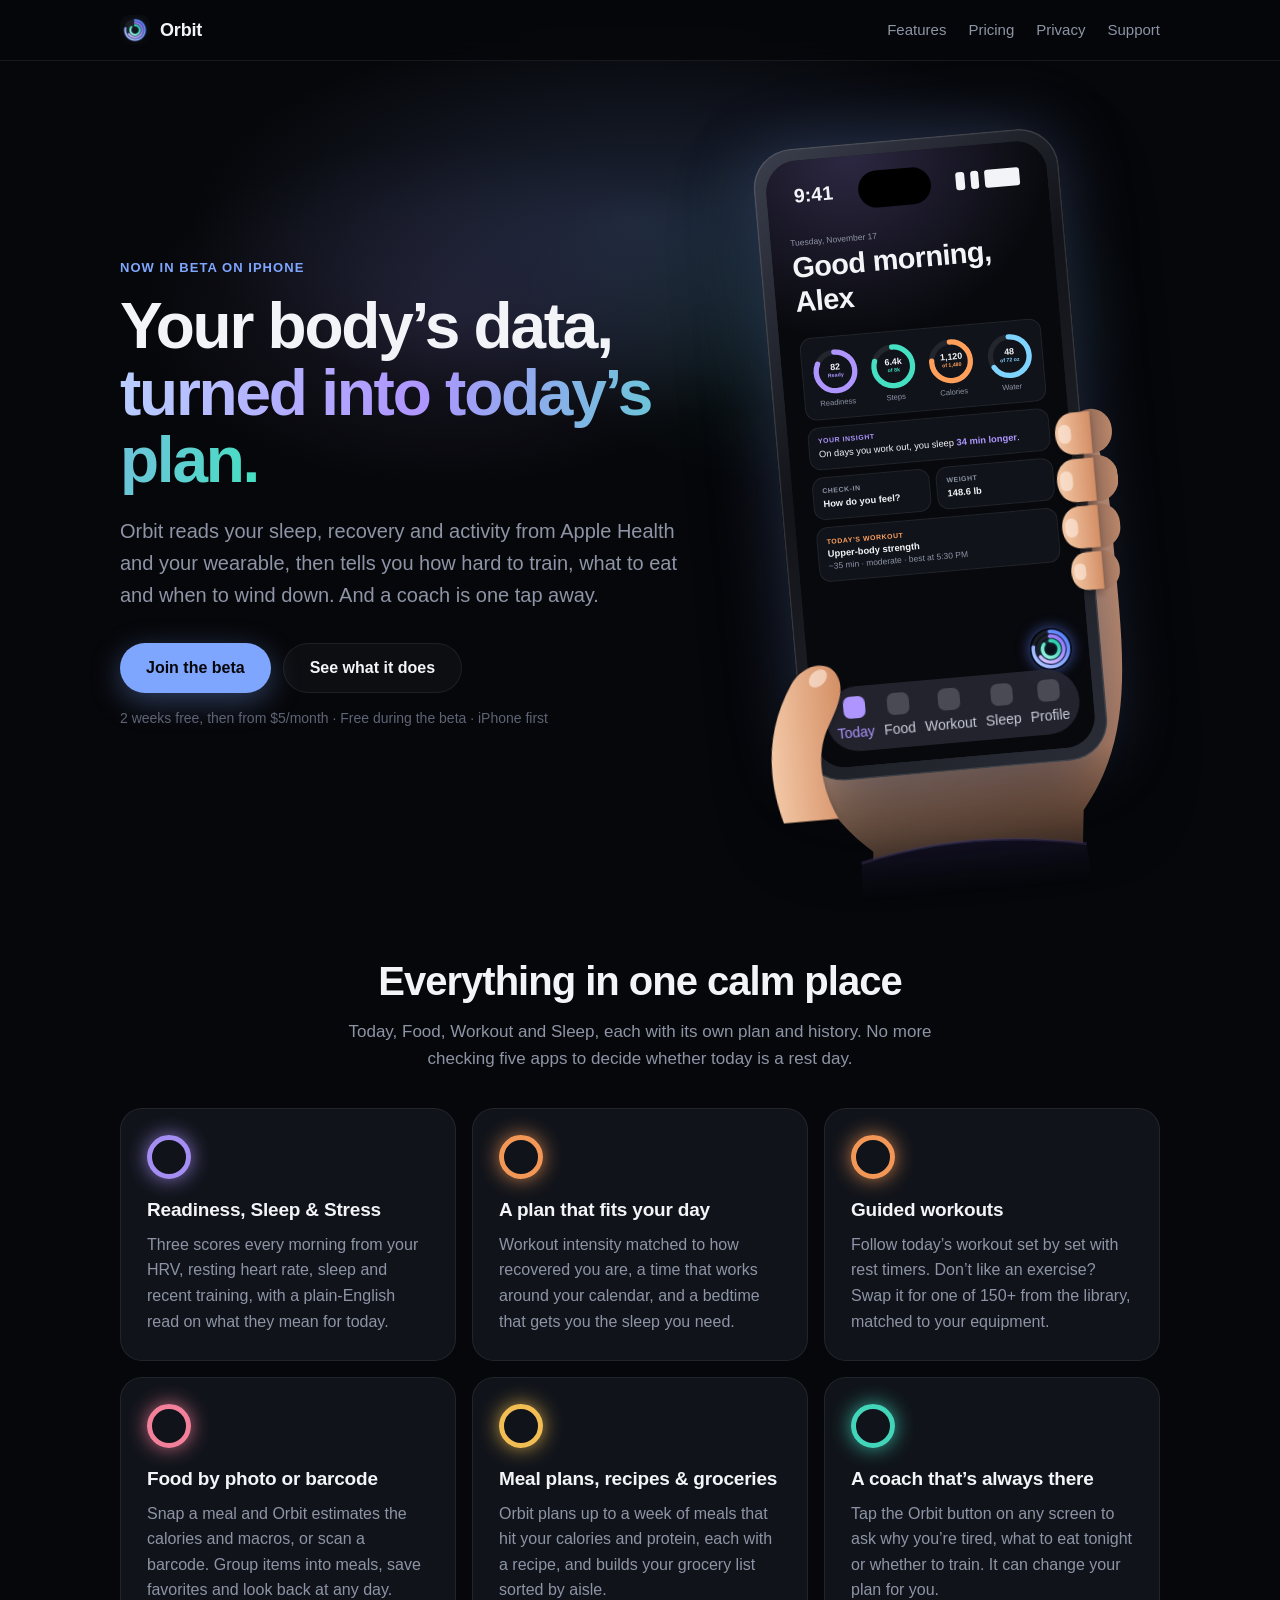
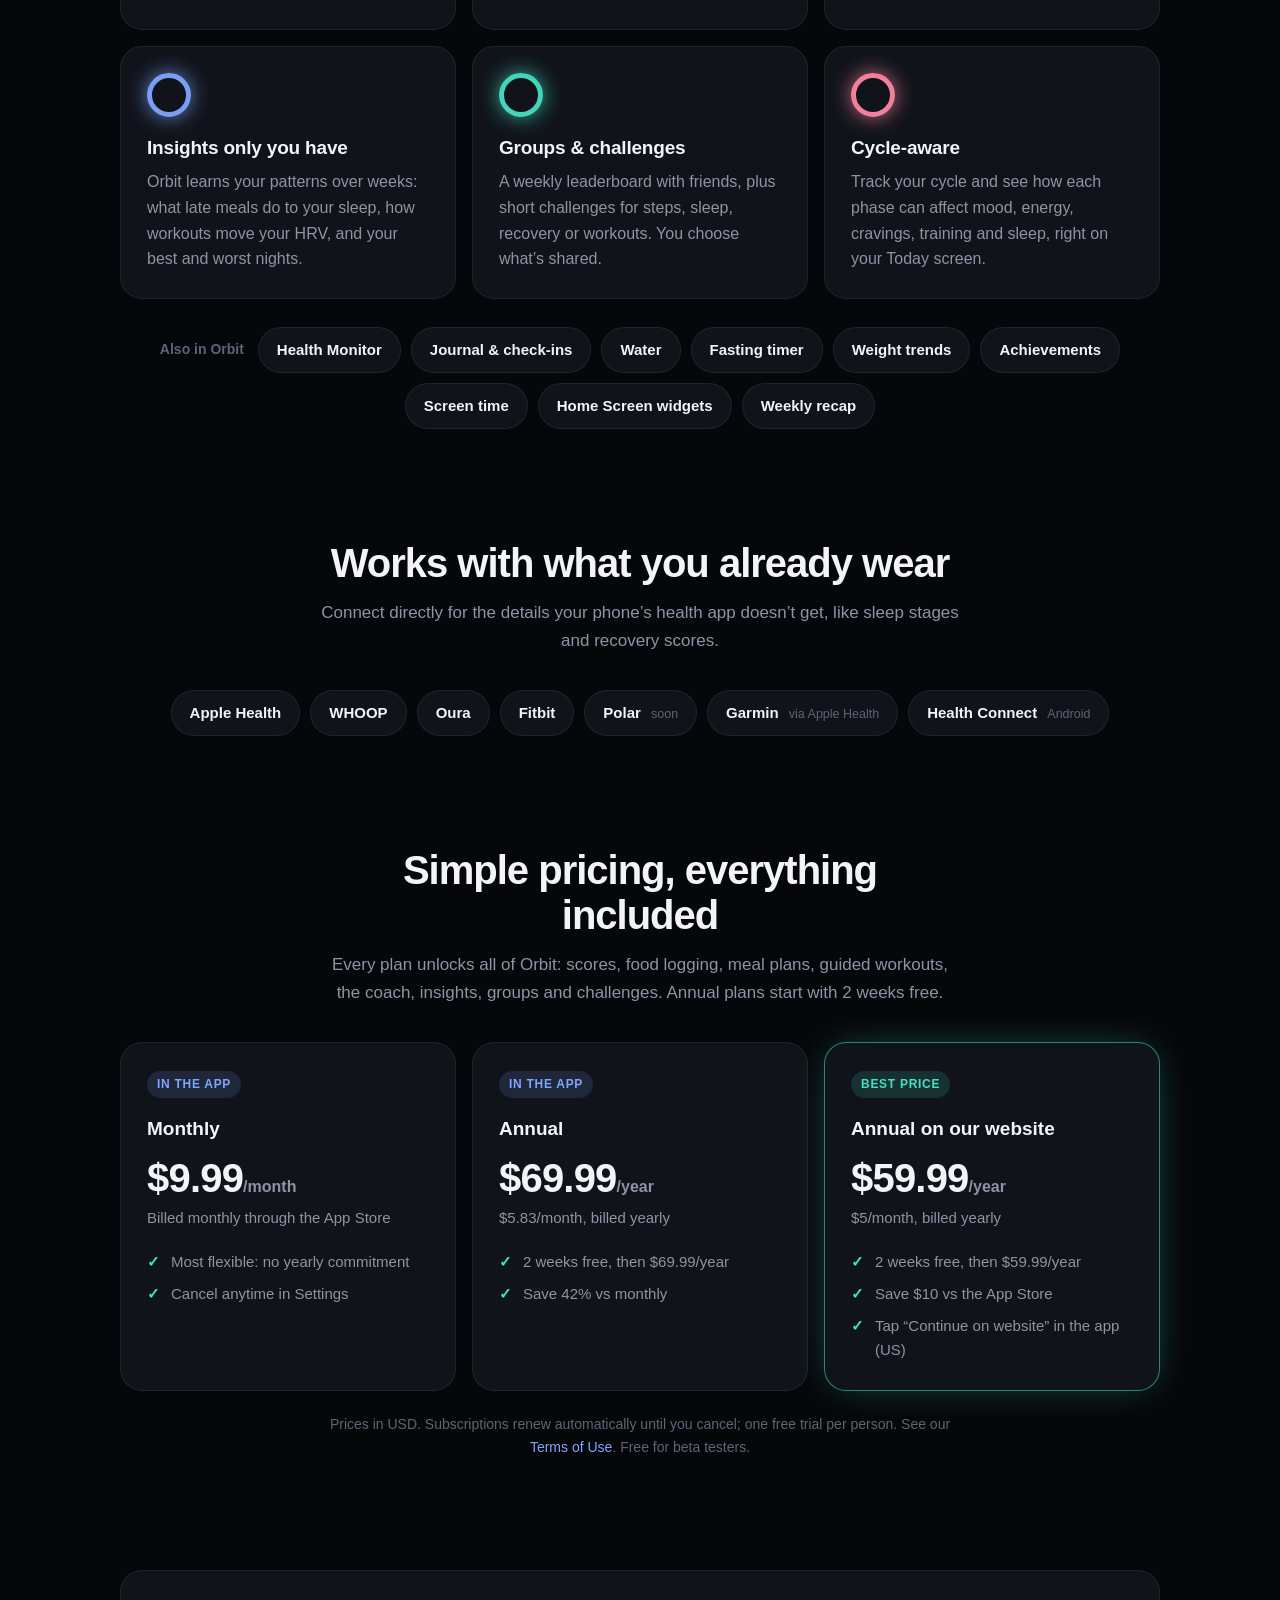
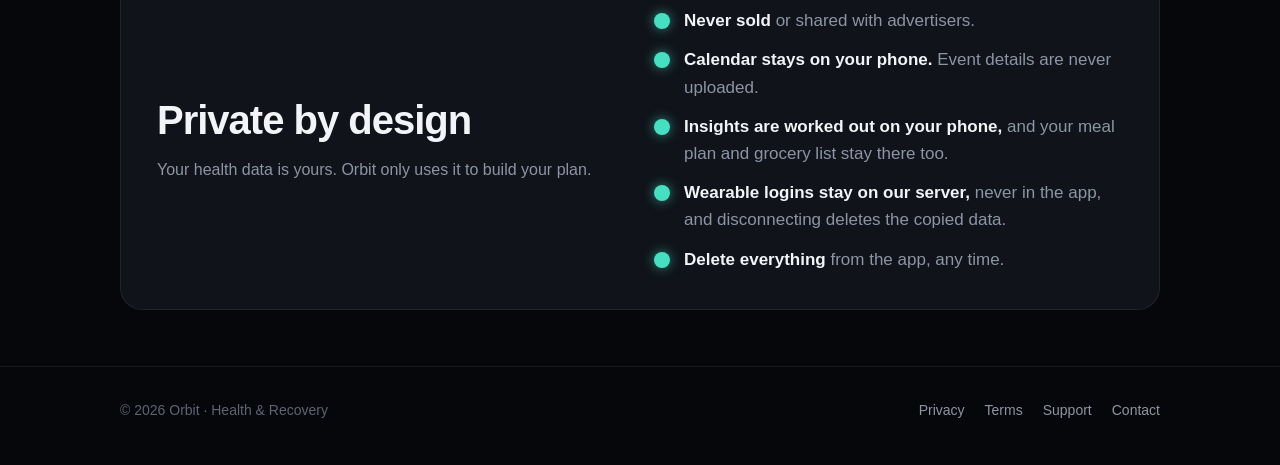
<file: index.html>
<!doctype html>
<html lang="en">
<head>
<meta charset="utf-8">
<meta name="viewport" content="width=device-width, initial-scale=1, viewport-fit=cover">
<title>Orbit: Health & Recovery</title>
<meta name="description" content="Orbit turns your sleep, recovery and activity into a clear plan for today.">
<meta name="theme-color" content="#06070a">
<meta property="og:title" content="Orbit: Health & Recovery">
<meta property="og:description" content="Orbit turns your sleep, recovery and activity into a clear plan for today.">
<meta property="og:image" content="https://orbitrecovery.app/icon.png">
<meta property="og:url" content="https://orbitrecovery.app/">
<link rel="icon" href="favicon.png">
<link rel="apple-touch-icon" href="apple-touch-icon.png">
<link rel="stylesheet" href="styles.css">
</head>
<body>
<header class="site-header"><div class="wrap">
  <a class="brand" href="./"><img src="icon.png" alt="">Orbit</a>
  <nav class="nav"><a href="#features">Features</a><a href="#pricing">Pricing</a><a href="privacy/">Privacy</a><a href="support/">Support</a></nav>
</div></header>

<main>
  <div class="hero"><div class="wrap hero-grid">
    <div class="hero-copy">
      <span class="eyebrow">Now in beta on iPhone</span>
      <h1>Your body’s data,<br><span class="grad">turned into today’s plan.</span></h1>
      <p class="lede">Orbit reads your sleep, recovery and activity from Apple Health and your wearable, then tells you how hard to train, what to eat and when to wind down. And a coach is one tap away.</p>
      <div class="cta">
        <a class="btn btn-primary" href="mailto:support@orbitrecovery.app?subject=Orbit%20beta">Join the beta</a>
        <a class="btn btn-ghost" href="#features">See what it does</a>
      </div>
      <p class="note">2 weeks free, then from $5/month · Free during the beta · iPhone first</p>
    </div>
    <div class="holder" aria-label="A hand holding an iPhone showing Orbit's Today screen" role="img">
      <svg class="hand-back" viewBox="0 0 360 760" aria-hidden="true">
        <defs>
          <linearGradient id="skin" x1="0" y1="0" x2="1" y2="1"><stop offset="0" stop-color="#f1c3a0"/><stop offset="1" stop-color="#c88660"/></linearGradient>
          <linearGradient id="skinDark" x1="0" y1="0" x2="1" y2="0"><stop offset="0" stop-color="#b9774f"/><stop offset="1" stop-color="#d99a72"/></linearGradient>
          <linearGradient id="sleeve" x1="0" y1="0" x2="0" y2="1"><stop offset="0" stop-color="#2a2350"/><stop offset="1" stop-color="#15122b"/></linearGradient>
        </defs>
        <path d="M300 280 C340 280 352 330 350 420 C350 520 356 600 300 668 L290 760 L92 760 L98 690 C52 650 26 590 40 520 L120 400 Z" fill="url(#skin)"/>
        <g fill="url(#skinDark)">
          <rect x="318" y="290" width="40" height="42" rx="20"/>
          <rect x="320" y="334" width="40" height="44" rx="20"/>
          <rect x="320" y="380" width="38" height="42" rx="19"/>
          <rect x="318" y="424" width="36" height="38" rx="18"/>
        </g>
        <path d="M86 700 Q190 676 300 700 L304 760 L82 760 Z" fill="url(#sleeve)"/>
        <path d="M86 700 Q190 676 300 700" stroke="rgba(174,149,255,.5)" stroke-width="3" fill="none"/>
      </svg>
      <div class="phone"><div class="screen">
        <div class="m-status"><span>9:41</span><span class="m-island"></span><span class="m-icons"><i></i><i></i><i></i></span></div>
        <div class="m-date">Tuesday, November 17</div>
        <div class="m-title">Good morning, Alex</div>
        <div class="m-card m-rings"><div class="m-ring"><div class="m-dial"><svg viewBox="0 0 56 56"><circle cx="28" cy="28" r="22" fill="none" stroke="rgba(255,255,255,.08)" stroke-width="6"/><circle cx="28" cy="28" r="22" fill="none" stroke="#ae95ff" stroke-width="6" stroke-linecap="round" stroke-dasharray="113.3 138.2" transform="rotate(-90 28 28)"/></svg><div class="m-val"><b>82</b><i style="color:#ae95ff">Ready</i></div></div><span>Readiness</span></div><div class="m-ring"><div class="m-dial"><svg viewBox="0 0 56 56"><circle cx="28" cy="28" r="22" fill="none" stroke="rgba(255,255,255,.08)" stroke-width="6"/><circle cx="28" cy="28" r="22" fill="none" stroke="#45e0c2" stroke-width="6" stroke-linecap="round" stroke-dasharray="110.6 138.2" transform="rotate(-90 28 28)"/></svg><div class="m-val"><b>6.4k</b><i style="color:#45e0c2">of 8k</i></div></div><span>Steps</span></div><div class="m-ring"><div class="m-dial"><svg viewBox="0 0 56 56"><circle cx="28" cy="28" r="22" fill="none" stroke="rgba(255,255,255,.08)" stroke-width="6"/><circle cx="28" cy="28" r="22" fill="none" stroke="#ff9f5a" stroke-width="6" stroke-linecap="round" stroke-dasharray="105.1 138.2" transform="rotate(-90 28 28)"/></svg><div class="m-val"><b>1,120</b><i style="color:#ff9f5a">of 1,480</i></div></div><span>Calories</span></div><div class="m-ring"><div class="m-dial"><svg viewBox="0 0 56 56"><circle cx="28" cy="28" r="22" fill="none" stroke="rgba(255,255,255,.08)" stroke-width="6"/><circle cx="28" cy="28" r="22" fill="none" stroke="#7fd3ff" stroke-width="6" stroke-linecap="round" stroke-dasharray="91.2 138.2" transform="rotate(-90 28 28)"/></svg><div class="m-val"><b>48</b><i style="color:#7fd3ff">of 72 oz</i></div></div><span>Water</span></div></div>
        <div class="m-card m-insight"><span class="m-label" style="color:#ae95ff">YOUR INSIGHT</span>
          <p>On days you work out, you sleep <b>34 min longer</b>.</p></div>
        <div class="m-tiles">
          <div class="m-card"><span class="m-label">CHECK-IN</span><b>How do you feel?</b></div>
          <div class="m-card"><span class="m-label">WEIGHT</span><b>148.6 lb</b></div>
        </div>
        <div class="m-card m-plan"><span class="m-label" style="color:#ff9f5a">TODAY’S WORKOUT</span>
          <b>Upper-body strength</b><span class="m-sub">~35 min · moderate · best at 5:30 PM</span></div>
        <img class="m-coach" src="coach-bubble.png" alt="">
        <div class="m-tabs"><span class="on"><em></em>Today</span><span class=""><em></em>Food</span><span class=""><em></em>Workout</span><span class=""><em></em>Sleep</span><span class=""><em></em>Profile</span></div>
      </div></div>
      <svg class="hand-front" viewBox="0 0 360 760" aria-hidden="true">
        <defs><linearGradient id="skin2" x1="1" y1="0" x2="0" y2="0"><stop offset="0" stop-color="#d48f66"/><stop offset="1" stop-color="#f3c8a6"/></linearGradient></defs>
        <g fill="url(#skin2)">
          <path d="M338 292 L322 292 C310 292 304 302 304 312 C304 322 310 332 322 332 L338 332 Z"/>
          <path d="M338 336 L320 336 C308 336 302 346 302 356 C302 367 308 377 320 377 L338 377 Z"/>
          <path d="M338 381 L321 381 C309 381 303 391 303 401 C303 411 309 421 321 421 L338 421 Z"/>
          <path d="M338 425 L324 425 C313 425 308 434 308 443 C308 452 313 461 324 461 L338 461 Z"/>
          <path transform="translate(-24 6)" d="M40 650 C26 600 34 556 58 520 C70 502 94 498 102 514 C110 530 98 548 88 566 C76 590 78 620 92 650 Z"/>
        </g>
        <g fill="rgba(255,238,226,.6)">
          <rect x="307" y="303" width="12" height="18" rx="6"/>
          <rect x="305" y="347" width="12" height="19" rx="6"/>
          <rect x="306" y="392" width="12" height="18" rx="6"/>
          <rect x="311" y="435" width="11" height="16" rx="5.5"/>
          <ellipse cx="60" cy="522" rx="10" ry="7" transform="rotate(-40 60 522)"/>
        </g>
        <g stroke="rgba(120,60,30,.25)" stroke-width="1.5" fill="none">
          <path d="M338 334 L322 334"/><path d="M338 379 L322 379"/><path d="M338 423 L323 423"/>
        </g>
      </svg>
    </div>
  </div></div>

  <section id="features"><div class="wrap">
    <div class="section-head"><h2>Everything in one calm place</h2><p>Today, Food, Workout and Sleep, each with its own plan and history. No more checking five apps to decide whether today is a rest day.</p></div>
    <div class="grid"><div class="card"><div class="dot" style="color:var(--purple)"></div><h3>Readiness, Sleep &amp; Stress</h3><p>Three scores every morning from your HRV, resting heart rate, sleep and recent training, with a plain-English read on what they mean for today.</p></div><div class="card"><div class="dot" style="color:var(--orange)"></div><h3>A plan that fits your day</h3><p>Workout intensity matched to how recovered you are, a time that works around your calendar, and a bedtime that gets you the sleep you need.</p></div><div class="card"><div class="dot" style="color:var(--orange)"></div><h3>Guided workouts</h3><p>Follow today’s workout set by set with rest timers. Don’t like an exercise? Swap it for one of 150+ from the library, matched to your equipment.</p></div><div class="card"><div class="dot" style="color:var(--pink)"></div><h3>Food by photo or barcode</h3><p>Snap a meal and Orbit estimates the calories and macros, or scan a barcode. Group items into meals, save favorites and look back at any day.</p></div><div class="card"><div class="dot" style="color:var(--gold)"></div><h3>Meal plans, recipes &amp; groceries</h3><p>Orbit plans up to a week of meals that hit your calories and protein, each with a recipe, and builds your grocery list sorted by aisle.</p></div><div class="card"><div class="dot" style="color:var(--teal)"></div><h3>A coach that’s always there</h3><p>Tap the Orbit button on any screen to ask why you’re tired, what to eat tonight or whether to train. It can change your plan for you.</p></div><div class="card"><div class="dot" style="color:var(--blue)"></div><h3>Insights only you have</h3><p>Orbit learns your patterns over weeks: what late meals do to your sleep, how workouts move your HRV, and your best and worst nights.</p></div><div class="card"><div class="dot" style="color:var(--teal)"></div><h3>Groups &amp; challenges</h3><p>A weekly leaderboard with friends, plus short challenges for steps, sleep, recovery or workouts. You choose what’s shared.</p></div><div class="card"><div class="dot" style="color:var(--pink)"></div><h3>Cycle-aware</h3><p>Track your cycle and see how each phase can affect mood, energy, cravings, training and sleep, right on your Today screen.</p></div></div>
    <div class="more"><span>Also in Orbit</span><span class="chip">Health Monitor</span><span class="chip">Journal &amp; check-ins</span><span class="chip">Water</span><span class="chip">Fasting timer</span><span class="chip">Weight trends</span><span class="chip">Achievements</span><span class="chip">Screen time</span><span class="chip">Home Screen widgets</span><span class="chip">Weekly recap</span></div>
  </div></section>

  <section><div class="wrap">
    <div class="section-head"><h2>Works with what you already wear</h2><p>Connect directly for the details your phone’s health app doesn’t get, like sleep stages and recovery scores.</p></div>
    <div class="devices">
      <span class="chip">Apple Health</span><span class="chip">WHOOP</span><span class="chip">Oura</span><span class="chip">Fitbit</span>
      <span class="chip">Polar <small>soon</small></span><span class="chip">Garmin <small>via Apple Health</small></span><span class="chip">Health Connect <small>Android</small></span>
    </div>
  </div></section>


  <section id="pricing"><div class="wrap">
    <div class="section-head"><h2>Simple pricing, everything included</h2><p>Every plan unlocks all of Orbit: scores, food logging, meal plans, guided workouts, the coach, insights, groups and challenges. Annual plans start with 2 weeks free.</p></div>
    <div class="plans"><div class="plan "><span class="tag">In the app</span><h3>Monthly</h3><div class="price">$9.99<small>/month</small></div><div class="per">Billed monthly through the App Store</div><ul><li>Most flexible: no yearly commitment</li><li>Cancel anytime in Settings</li></ul></div><div class="plan "><span class="tag">In the app</span><h3>Annual</h3><div class="price">$69.99<small>/year</small></div><div class="per">$5.83/month, billed yearly</div><ul><li>2 weeks free, then $69.99/year</li><li>Save 42% vs monthly</li></ul></div><div class="plan best"><span class="tag">Best price</span><h3>Annual on our website</h3><div class="price">$59.99<small>/year</small></div><div class="per">$5/month, billed yearly</div><ul><li>2 weeks free, then $59.99/year</li><li>Save $10 vs the App Store</li><li>Tap “Continue on website” in the app (US)</li></ul></div></div>
    <p class="plans-note">Prices in USD. Subscriptions renew automatically until you cancel; one free trial per person. See our <a href="terms/">Terms of Use</a>. Free for beta testers.</p>
  </div></section>

  <section class="privacy-band"><div class="wrap"><div class="card">
    <div><h2>Private by design</h2><p style="color:var(--muted);margin:14px 0 0">Your health data is yours. Orbit only uses it to build your plan.</p></div>
    <ul class="checks">
      <li><strong>Never sold</strong> or shared with advertisers.</li>
      <li><strong>Calendar stays on your phone.</strong> Event details are never uploaded.</li>
      <li><strong>Insights are worked out on your phone,</strong> and your meal plan and grocery list stay there too.</li>
      <li><strong>Wearable logins stay on our server,</strong> never in the app, and disconnecting deletes the copied data.</li>
      <li><strong>Delete everything</strong> from the app, any time.</li>
    </ul>
  </div></div></section>
</main>
<footer><div class="wrap">
  <span>© 2026 Orbit · Health &amp; Recovery</span>
  <nav><a href="privacy/">Privacy</a><a href="terms/">Terms</a><a href="support/">Support</a><a href="mailto:support@orbitrecovery.app">Contact</a></nav>
</div></footer>
</body>
</html>
</file>
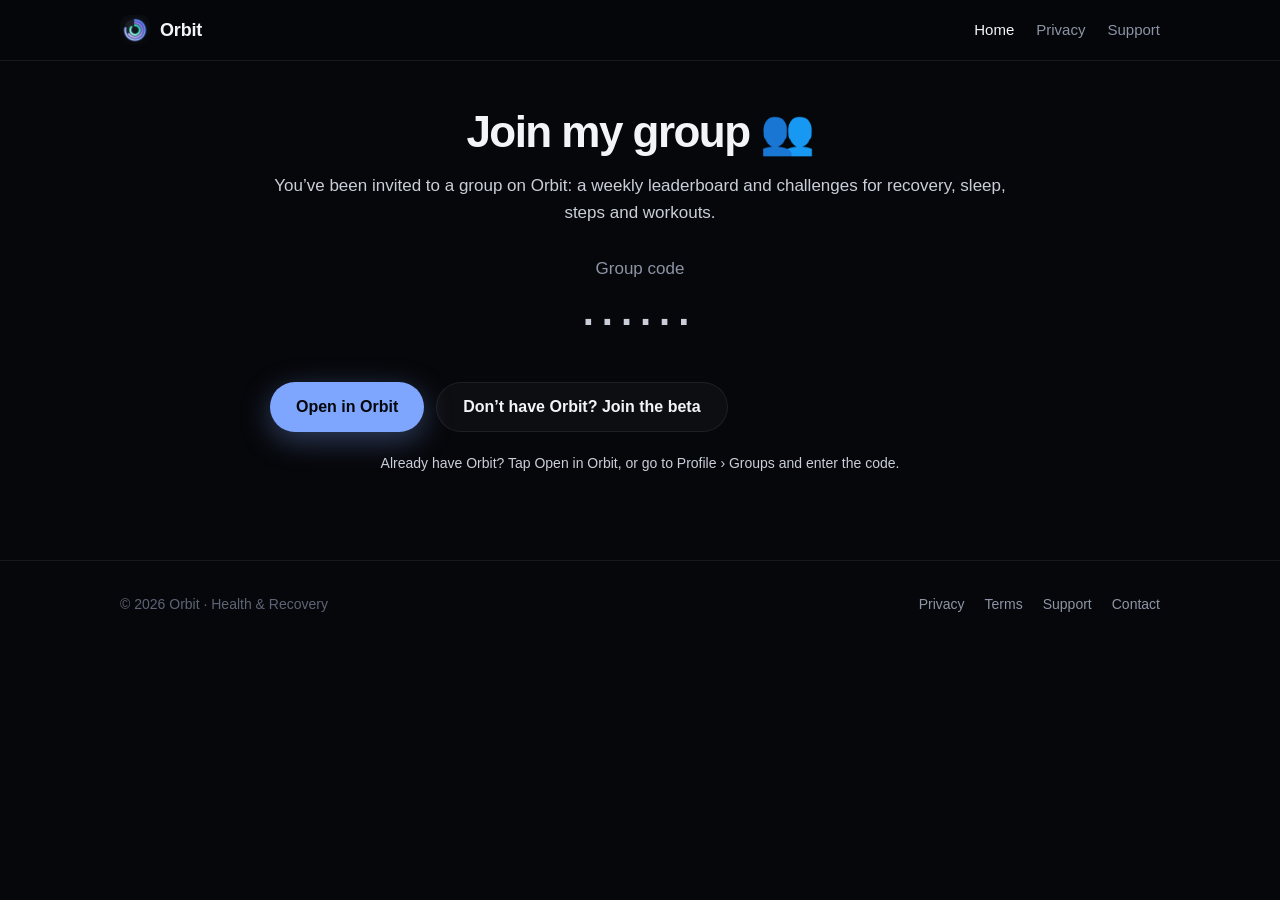
<file: add/index.html>
<!doctype html>
<html lang="en">
<head>
<meta charset="utf-8">
<meta name="viewport" content="width=device-width, initial-scale=1, viewport-fit=cover">
<title>Join my group on Orbit</title>
<meta name="description" content="You've been invited to a group on Orbit.">
<meta name="theme-color" content="#06070a">
<meta property="og:title" content="Join my group on Orbit">
<meta property="og:description" content="You've been invited to a group on Orbit.">
<meta property="og:image" content="https://orbitrecovery.app/icon.png">
<meta property="og:url" content="https://orbitrecovery.app/add/">
<link rel="icon" href="../favicon.png">
<link rel="apple-touch-icon" href="../apple-touch-icon.png">
<link rel="stylesheet" href="../styles.css">
</head>
<body>
<header class="site-header"><div class="wrap">
  <a class="brand" href="../"><img src="../icon.png" alt="">Orbit</a>
  <nav class="nav"><a href="../" aria-current="page">Home</a><a href="../privacy/">Privacy</a><a href="../support/">Support</a></nav>
</div></header>

<main class="doc" style="text-align:center">
  <h1 style="text-align:center">Join my group 👥</h1>
  <p id="lede">You’ve been invited to a group on Orbit: a weekly leaderboard and challenges for recovery, sleep, steps and workouts.</p>
  <p id="label" style="margin:28px 0 8px;color:var(--muted)">Group code</p>
  <p id="code" style="font-size:40px;font-weight:800;letter-spacing:8px;margin:0">······</p>
  <div class="cta" style="margin-top:28px">
    <a class="btn btn-primary" id="open" href="healthapp://groups">Open in Orbit</a>
    <a class="btn btn-ghost" href="mailto:support@orbitrecovery.app?subject=Orbit%20beta">Don’t have Orbit? Join the beta</a>
  </div>
  <p id="hint" class="note" style="margin-top:20px">Already have Orbit? Tap Open in Orbit, or go to Profile › Groups and enter the code.</p>
</main>
<script>
  const q = new URLSearchParams(location.search);
  const clean = (v) => (v || '').toUpperCase().replace(/[^A-Z0-9]/g, '').slice(0, 6);
  const group = clean(q.get('group'));
  const code = group;
  if (group) {
    document.querySelector('h1').textContent = 'Join my group 👥';
    document.getElementById('lede').textContent = 'You’ve been invited to a group on Orbit: a weekly leaderboard and challenges for recovery, sleep, steps and workouts.';
    document.getElementById('label').textContent = 'Group code';
    document.getElementById('hint').textContent = 'Already have Orbit? Tap Open in Orbit, or go to Profile › Groups and enter the code.';
  }
  if (code) {
    document.getElementById('code').textContent = code;
    // Old friend links (?code=) just open Groups: friends were replaced by groups.
    const link = group ? 'healthapp://groups?join=' + code : 'healthapp://groups';
    document.getElementById('open').href = link;
    // Try the app straight away; if it isn't installed the page just stays here.
    setTimeout(() => { location.href = link; }, 300);
  }
</script>
<footer><div class="wrap">
  <span>© 2026 Orbit · Health &amp; Recovery</span>
  <nav><a href="../privacy/" aria-current="page">Privacy</a><a href="../terms/" aria-current="page">Terms</a><a href="../support/" aria-current="page">Support</a><a href="mailto:support@orbitrecovery.app">Contact</a></nav>
</div></footer>
</body>
</html>
</file>
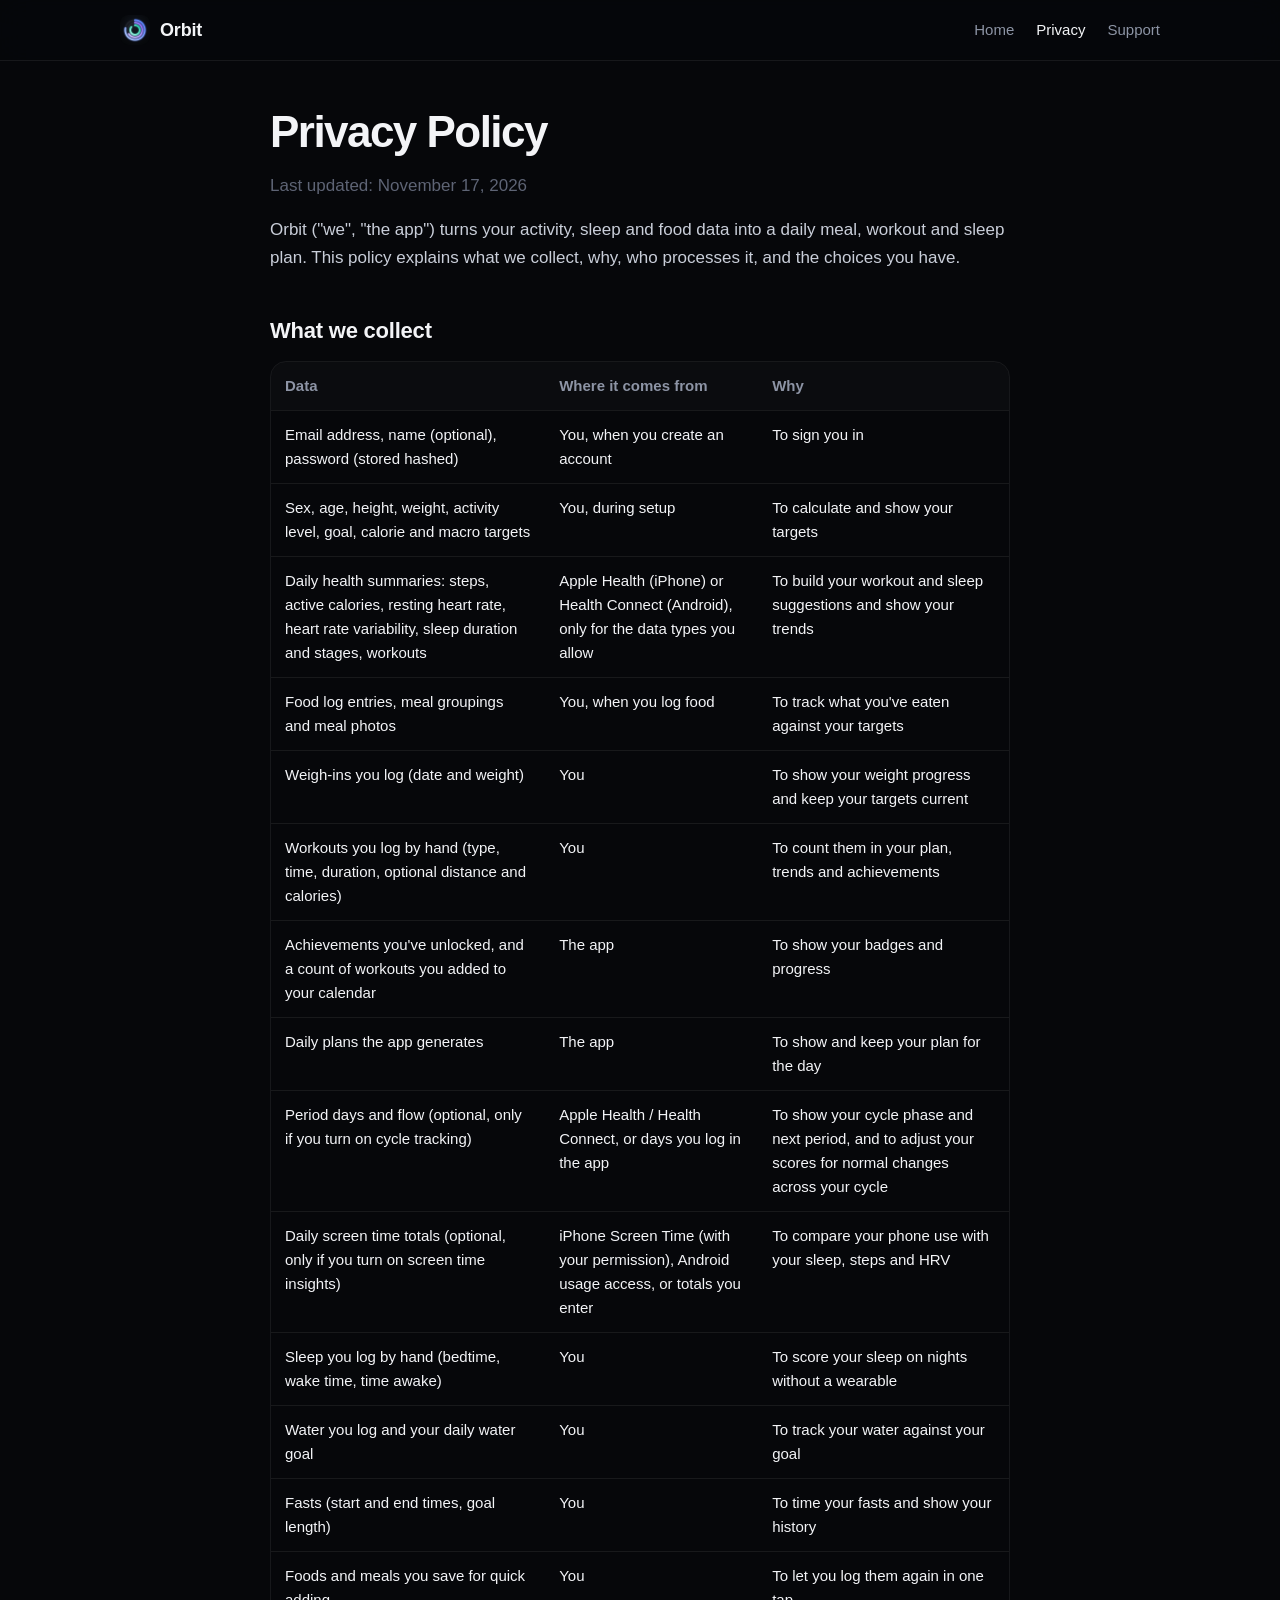
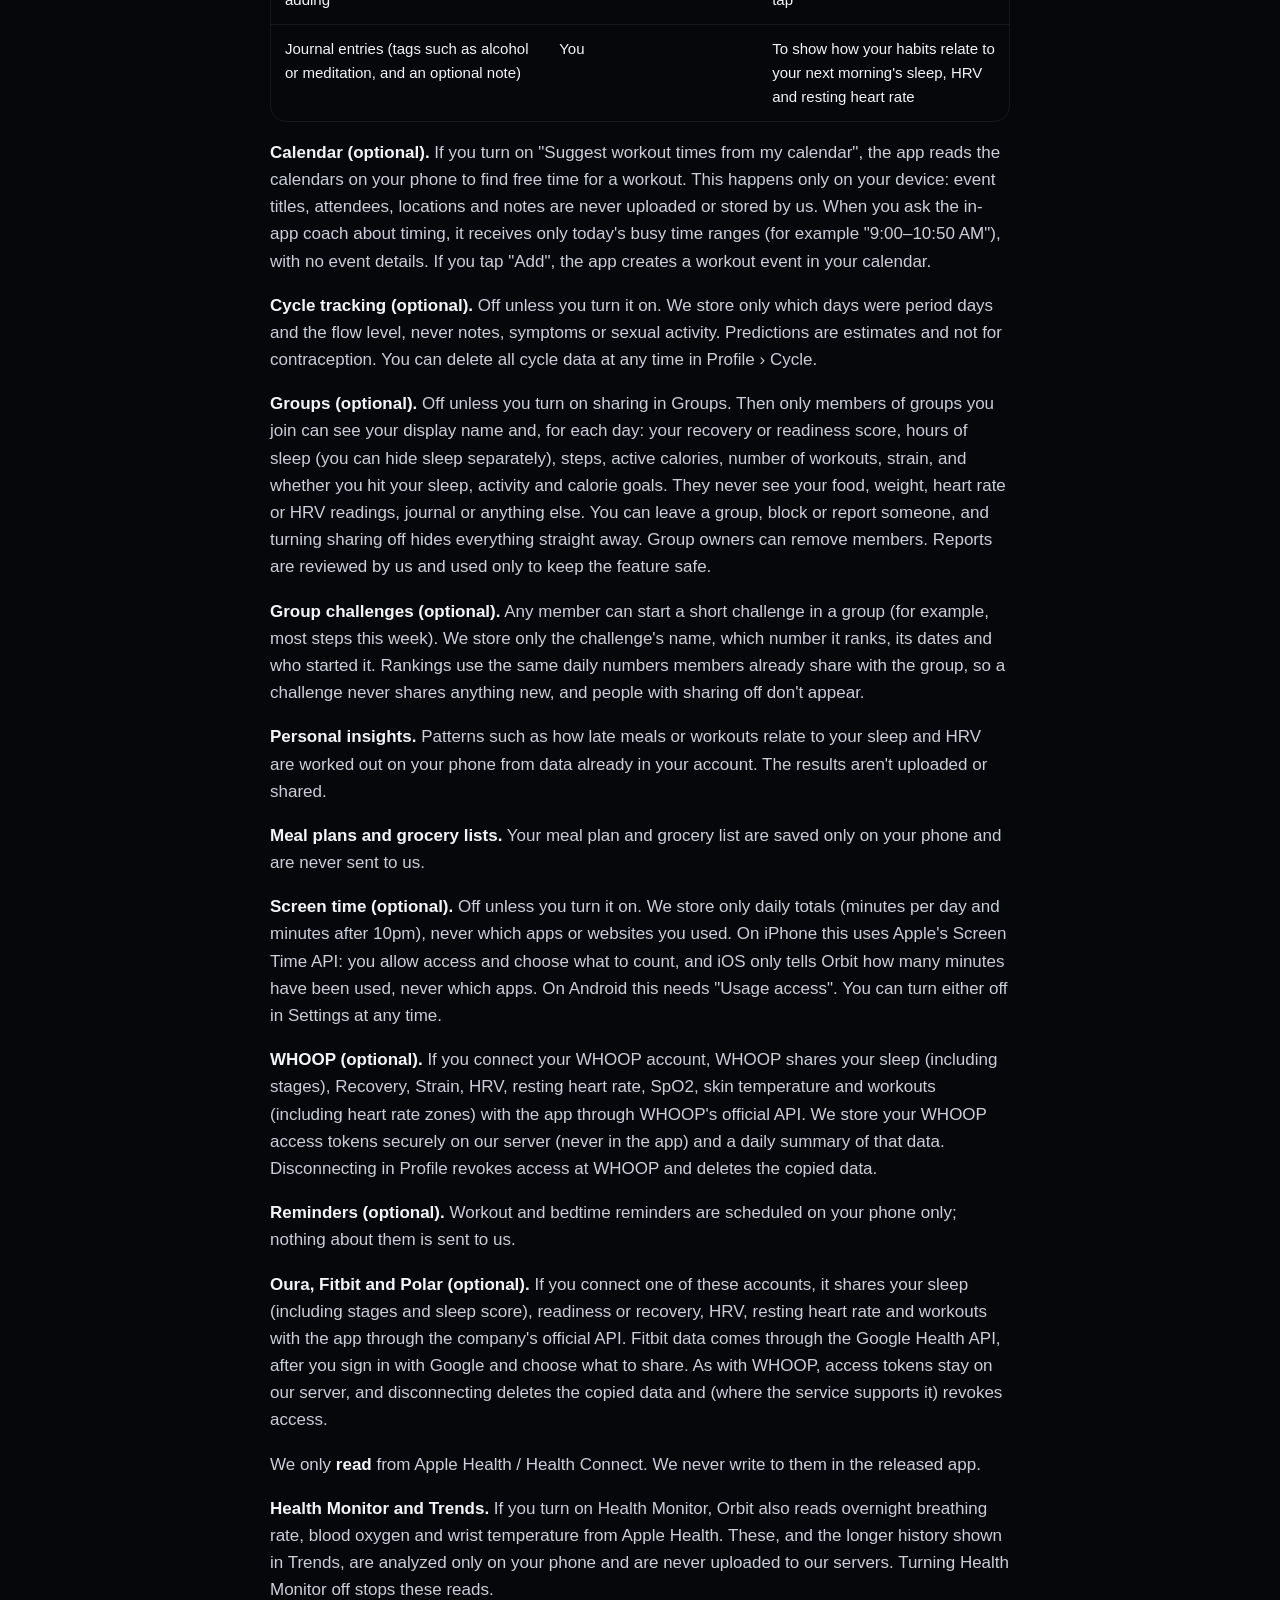
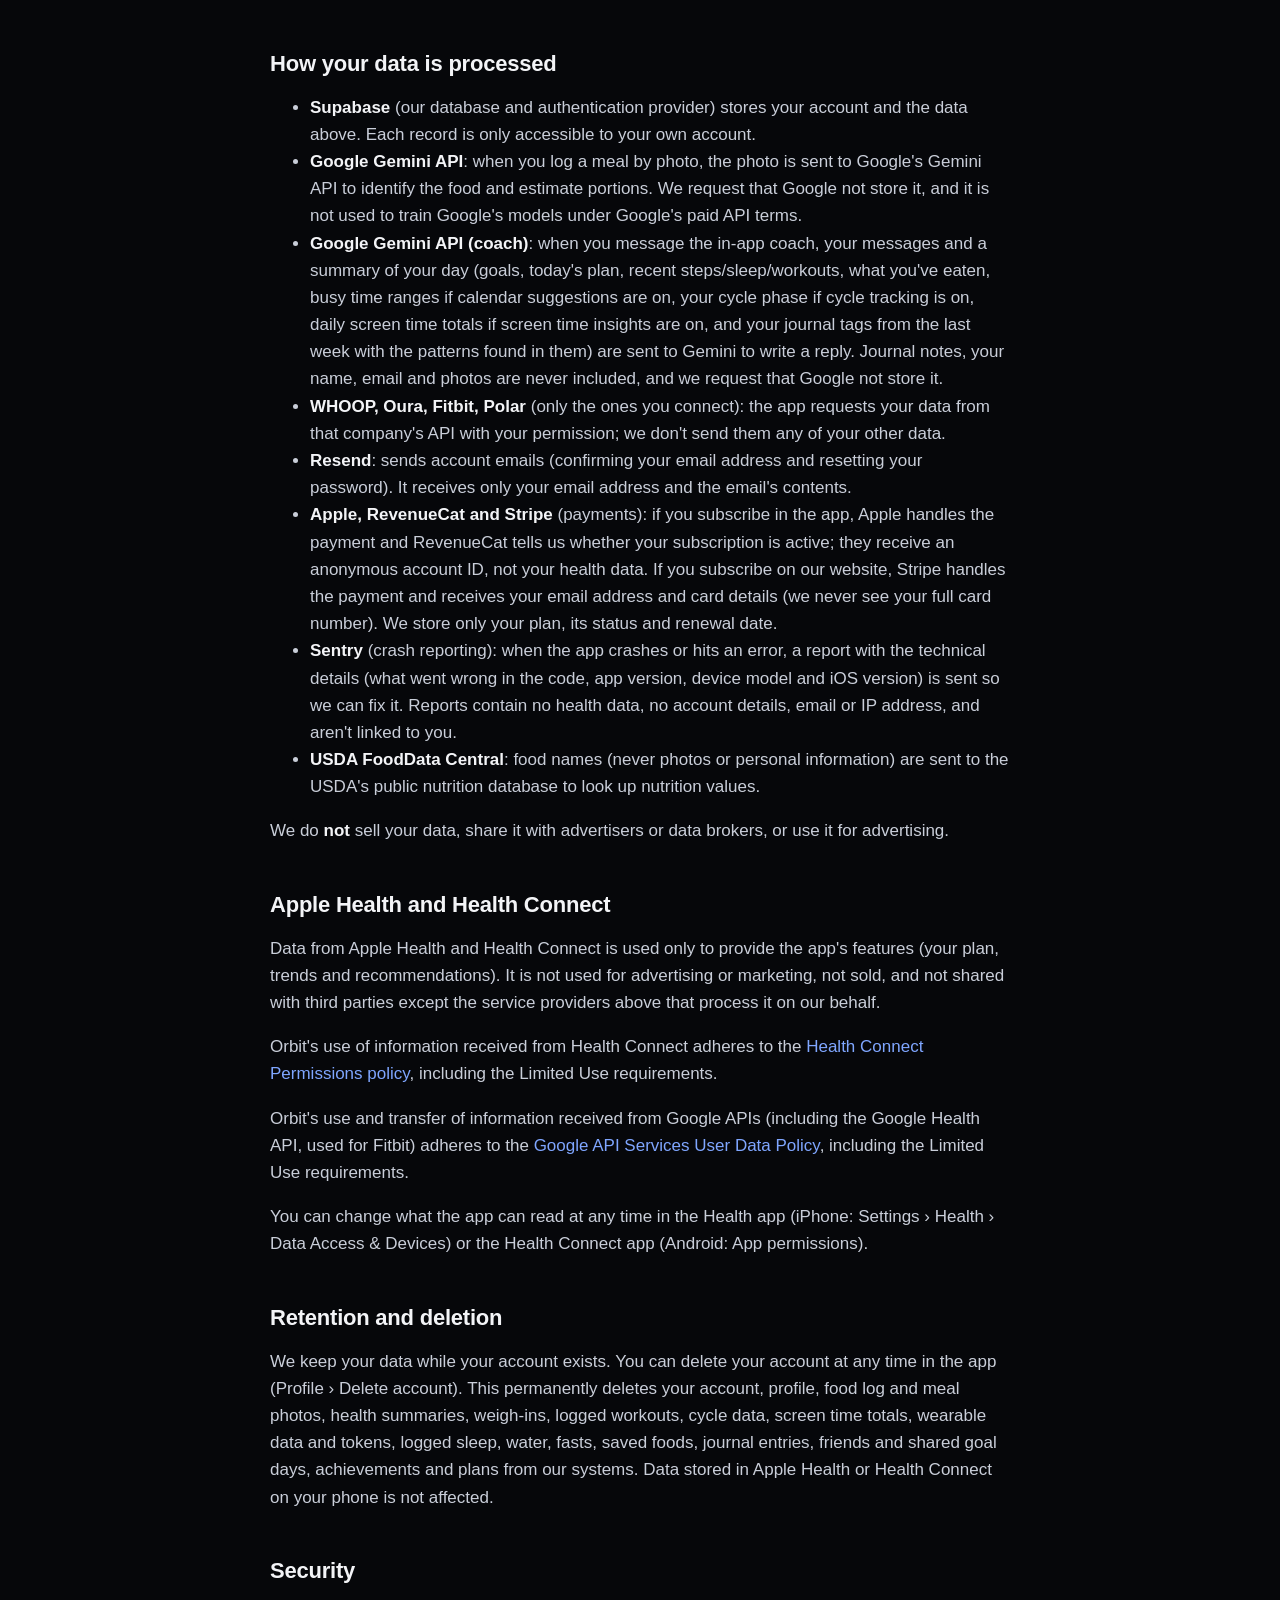
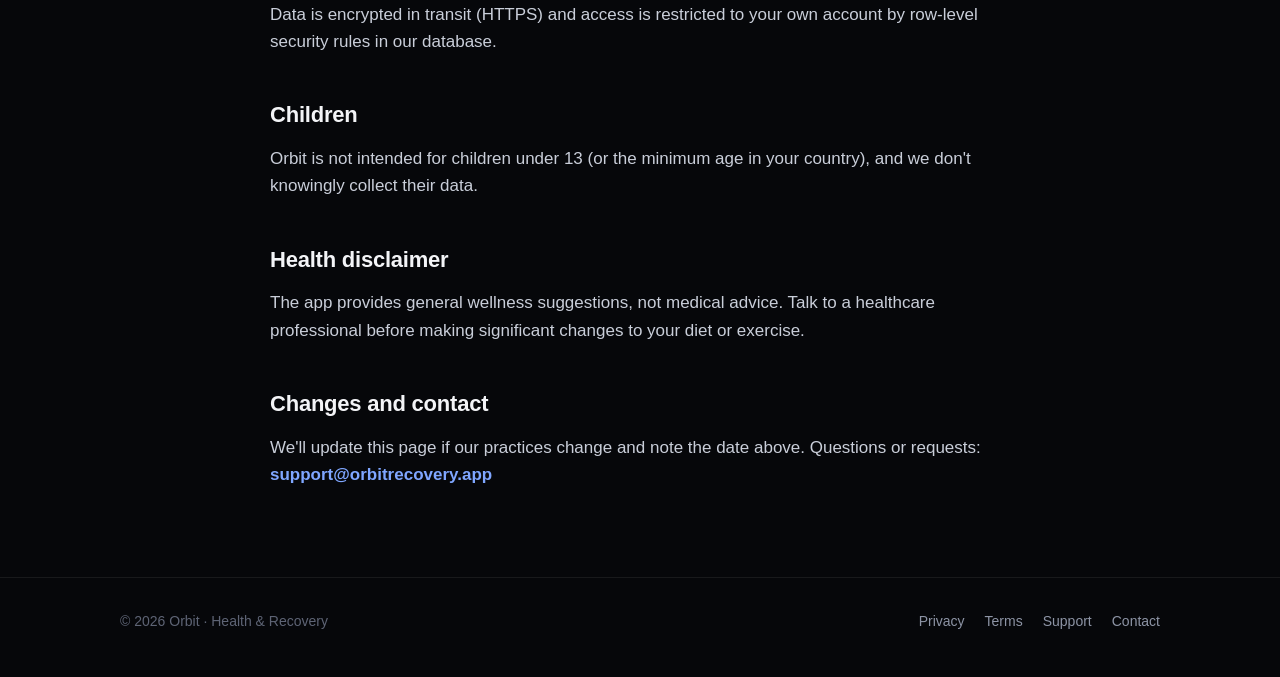
<file: privacy/index.html>
<!doctype html>
<html lang="en">
<head>
<meta charset="utf-8">
<meta name="viewport" content="width=device-width, initial-scale=1, viewport-fit=cover">
<title>Privacy Policy · Orbit</title>
<meta name="description" content="How Orbit collects, uses and protects your data.">
<meta name="theme-color" content="#06070a">
<meta property="og:title" content="Privacy Policy · Orbit">
<meta property="og:description" content="How Orbit collects, uses and protects your data.">
<meta property="og:image" content="https://orbitrecovery.app/icon.png">
<meta property="og:url" content="https://orbitrecovery.app/privacy/">
<link rel="icon" href="../favicon.png">
<link rel="apple-touch-icon" href="../apple-touch-icon.png">
<link rel="stylesheet" href="../styles.css">
</head>
<body>
<header class="site-header"><div class="wrap">
  <a class="brand" href="../"><img src="../icon.png" alt="">Orbit</a>
  <nav class="nav"><a href="../">Home</a><a href="../privacy/" aria-current="page">Privacy</a><a href="../support/">Support</a></nav>
</div></header>
<main class="doc">
<h1>Privacy Policy</h1>
<p><em>Last updated: November 17, 2026</em></p>
<p>Orbit (&quot;we&quot;, &quot;the app&quot;) turns your activity, sleep and food data into a daily meal, workout and
sleep plan. This policy explains what we collect, why, who processes it, and the choices you have.</p>
<h2>What we collect</h2>
<div class="table"><table>
<thead>
<tr>
<th>Data</th>
<th>Where it comes from</th>
<th>Why</th>
</tr>
</thead>
<tbody><tr>
<td>Email address, name (optional), password (stored hashed)</td>
<td>You, when you create an account</td>
<td>To sign you in</td>
</tr>
<tr>
<td>Sex, age, height, weight, activity level, goal, calorie and macro targets</td>
<td>You, during setup</td>
<td>To calculate and show your targets</td>
</tr>
<tr>
<td>Daily health summaries: steps, active calories, resting heart rate, heart rate variability, sleep duration and stages, workouts</td>
<td>Apple Health (iPhone) or Health Connect (Android), only for the data types you allow</td>
<td>To build your workout and sleep suggestions and show your trends</td>
</tr>
<tr>
<td>Food log entries, meal groupings and meal photos</td>
<td>You, when you log food</td>
<td>To track what you&#39;ve eaten against your targets</td>
</tr>
<tr>
<td>Weigh-ins you log (date and weight)</td>
<td>You</td>
<td>To show your weight progress and keep your targets current</td>
</tr>
<tr>
<td>Workouts you log by hand (type, time, duration, optional distance and calories)</td>
<td>You</td>
<td>To count them in your plan, trends and achievements</td>
</tr>
<tr>
<td>Achievements you&#39;ve unlocked, and a count of workouts you added to your calendar</td>
<td>The app</td>
<td>To show your badges and progress</td>
</tr>
<tr>
<td>Daily plans the app generates</td>
<td>The app</td>
<td>To show and keep your plan for the day</td>
</tr>
<tr>
<td>Period days and flow (optional, only if you turn on cycle tracking)</td>
<td>Apple Health / Health Connect, or days you log in the app</td>
<td>To show your cycle phase and next period, and to adjust your scores for normal changes across your cycle</td>
</tr>
<tr>
<td>Daily screen time totals (optional, only if you turn on screen time insights)</td>
<td>iPhone Screen Time (with your permission), Android usage access, or totals you enter</td>
<td>To compare your phone use with your sleep, steps and HRV</td>
</tr>
<tr>
<td>Sleep you log by hand (bedtime, wake time, time awake)</td>
<td>You</td>
<td>To score your sleep on nights without a wearable</td>
</tr>
<tr>
<td>Water you log and your daily water goal</td>
<td>You</td>
<td>To track your water against your goal</td>
</tr>
<tr>
<td>Fasts (start and end times, goal length)</td>
<td>You</td>
<td>To time your fasts and show your history</td>
</tr>
<tr>
<td>Foods and meals you save for quick adding</td>
<td>You</td>
<td>To let you log them again in one tap</td>
</tr>
<tr>
<td>Journal entries (tags such as alcohol or meditation, and an optional note)</td>
<td>You</td>
<td>To show how your habits relate to your next morning&#39;s sleep, HRV and resting heart rate</td>
</tr>
</tbody></table></div>
<p><strong>Calendar (optional).</strong> If you turn on &quot;Suggest workout times from my calendar&quot;, the app reads the
calendars on your phone to find free time for a workout. This happens only on your device: event
titles, attendees, locations and notes are never uploaded or stored by us. When you ask the in-app
coach about timing, it receives only today&#39;s busy time ranges (for example &quot;9:00–10:50 AM&quot;), with no
event details. If you tap &quot;Add&quot;, the app creates a workout event in your calendar.</p>
<p><strong>Cycle tracking (optional).</strong> Off unless you turn it on. We store only which days were period days
and the flow level, never notes, symptoms or sexual activity. Predictions are estimates and not for
contraception. You can delete all cycle data at any time in Profile › Cycle.</p>
<p><strong>Groups (optional).</strong> Off unless you turn on sharing in Groups. Then only members of groups you join
can see your display name and, for each day: your recovery or readiness score, hours of sleep (you can hide sleep separately), steps, active
calories, number of workouts, strain, and whether you hit your sleep, activity and calorie goals. They
never see your food, weight, heart rate or HRV readings, journal or anything else. You can leave a group,
block or report someone, and turning sharing off hides everything straight away. Group owners can
remove members. Reports are reviewed by us and used only to keep the feature safe.</p>
<p><strong>Group challenges (optional).</strong> Any member can start a short challenge in a group (for example, most
steps this week). We store only the challenge&#39;s name, which number it ranks, its dates and who started it.
Rankings use the same daily numbers members already share with the group, so a challenge never shares anything
new, and people with sharing off don&#39;t appear.</p>
<p><strong>Personal insights.</strong> Patterns such as how late meals or workouts relate to your sleep and HRV are
worked out on your phone from data already in your account. The results aren&#39;t uploaded or shared.</p>
<p><strong>Meal plans and grocery lists.</strong> Your meal plan and grocery list are saved only on your phone and
are never sent to us.</p>
<p><strong>Screen time (optional).</strong> Off unless you turn it on. We store only daily totals (minutes per day and
minutes after 10pm), never which apps or websites you used. On iPhone this uses Apple&#39;s Screen Time
API: you allow access and choose what to count, and iOS only tells Orbit how many minutes have been used,
never which apps. On Android this needs &quot;Usage access&quot;. You can turn either off in Settings at any time.</p>
<p><strong>WHOOP (optional).</strong> If you connect your WHOOP account, WHOOP shares your sleep (including stages),
Recovery, Strain, HRV, resting heart rate, SpO2, skin temperature and workouts (including heart rate zones)
with the app through WHOOP&#39;s official API.
We store your WHOOP access tokens securely on our server (never in the app) and a daily summary of
that data. Disconnecting in Profile revokes access at WHOOP and deletes the copied data.</p>
<p><strong>Reminders (optional).</strong> Workout and bedtime reminders are scheduled on your phone only; nothing
about them is sent to us.</p>
<p><strong>Oura, Fitbit and Polar (optional).</strong> If you connect one of these accounts, it shares your sleep
(including stages and sleep score), readiness or recovery, HRV, resting heart rate and workouts with the
app through the company&#39;s official API. Fitbit data comes through the Google Health API, after you sign in
with Google and choose what to share. As with WHOOP, access tokens stay on our server, and
disconnecting deletes the copied data and (where the service supports it) revokes access.</p>
<p>We only <strong>read</strong> from Apple Health / Health Connect. We never write to them in the released app.</p>
<p><strong>Health Monitor and Trends.</strong> If you turn on Health Monitor, Orbit also reads overnight breathing rate,
blood oxygen and wrist temperature from Apple Health. These, and the longer history shown in Trends, are
analyzed only on your phone and are never uploaded to our servers. Turning Health Monitor off stops these reads.</p>
<h2>How your data is processed</h2>
<ul>
<li><strong>Supabase</strong> (our database and authentication provider) stores your account and the data above.
Each record is only accessible to your own account.</li>
<li><strong>Google Gemini API</strong>: when you log a meal by photo, the photo is sent to Google&#39;s Gemini API to
identify the food and estimate portions. We request that Google not store it, and it is not used
to train Google&#39;s models under Google&#39;s paid API terms.</li>
<li><strong>Google Gemini API (coach)</strong>: when you message the in-app coach, your messages and a summary of
your day (goals, today&#39;s plan, recent steps/sleep/workouts, what you&#39;ve eaten, busy time ranges if
calendar suggestions are on, your cycle phase if cycle tracking is on, daily screen time totals if
screen time insights are on, and your journal tags from the last week with the patterns found in them)
are sent to Gemini to write a reply. Journal notes, your name, email and photos are never included, and
we request that Google not store it.</li>
<li><strong>WHOOP, Oura, Fitbit, Polar</strong> (only the ones you connect): the app requests your data from that company&#39;s API with your
permission; we don&#39;t send them any of your other data.</li>
<li><strong>Resend</strong>: sends account emails (confirming your email address and resetting your password).
It receives only your email address and the email&#39;s contents.</li>
<li><strong>Apple, RevenueCat and Stripe</strong> (payments): if you subscribe in the app, Apple handles the payment
and RevenueCat tells us whether your subscription is active; they receive an anonymous account ID, not your
health data. If you subscribe on our website, Stripe handles the payment and receives your email address and
card details (we never see your full card number). We store only your plan, its status and renewal date.</li>
<li><strong>Sentry</strong> (crash reporting): when the app crashes or hits an error, a report with the technical
details (what went wrong in the code, app version, device model and iOS version) is sent so we can fix
it. Reports contain no health data, no account details, email or IP address, and aren&#39;t linked to you.</li>
<li><strong>USDA FoodData Central</strong>: food names (never photos or personal information) are sent to the USDA&#39;s
public nutrition database to look up nutrition values.</li>
</ul>
<p>We do <strong>not</strong> sell your data, share it with advertisers or data brokers, or use it for advertising.</p>
<h2>Apple Health and Health Connect</h2>
<p>Data from Apple Health and Health Connect is used only to provide the app&#39;s features (your plan,
trends and recommendations). It is not used for advertising or marketing, not sold, and not shared
with third parties except the service providers above that process it on our behalf.</p>
<p>Orbit&#39;s use of information received from Health Connect adheres to the
<a href="https://support.google.com/googleplay/android-developer/answer/12991134">Health Connect Permissions policy</a>,
including the Limited Use requirements.</p>
<p>Orbit&#39;s use and transfer of information received from Google APIs (including the Google Health API, used
for Fitbit) adheres to the <a href="https://developers.google.com/terms/api-services-user-data-policy">Google API
Services User Data Policy</a>, including the Limited Use requirements.</p>
<p>You can change what the app can read at any time in the Health app (iPhone:
Settings › Health › Data Access &amp; Devices) or the Health Connect app (Android: App permissions).</p>
<h2>Retention and deletion</h2>
<p>We keep your data while your account exists. You can delete your account at any time in the app
(Profile › Delete account). This permanently deletes your account, profile, food log and meal
photos, health summaries, weigh-ins, logged workouts, cycle data, screen time totals, wearable data and tokens, logged sleep, water, fasts, saved foods, journal entries, friends and shared goal days,
achievements and plans from our systems. Data stored in Apple Health or Health Connect
on your phone is not affected.</p>
<h2>Security</h2>
<p>Data is encrypted in transit (HTTPS) and access is restricted to your own account by row-level
security rules in our database.</p>
<h2>Children</h2>
<p>Orbit is not intended for children under 13 (or the minimum age in your country), and we don&#39;t
knowingly collect their data.</p>
<h2>Health disclaimer</h2>
<p>The app provides general wellness suggestions, not medical advice. Talk to a healthcare professional
before making significant changes to your diet or exercise.</p>
<h2>Changes and contact</h2>
<p>We&#39;ll update this page if our practices change and note the date above.
Questions or requests: <strong><a href="mailto:support@orbitrecovery.app">support@orbitrecovery.app</a></strong></p>
</main>
<footer><div class="wrap">
  <span>© 2026 Orbit · Health &amp; Recovery</span>
  <nav><a href="../privacy/">Privacy</a><a href="../terms/">Terms</a><a href="../support/">Support</a><a href="mailto:support@orbitrecovery.app">Contact</a></nav>
</div></footer>
</body>
</html>
</file>
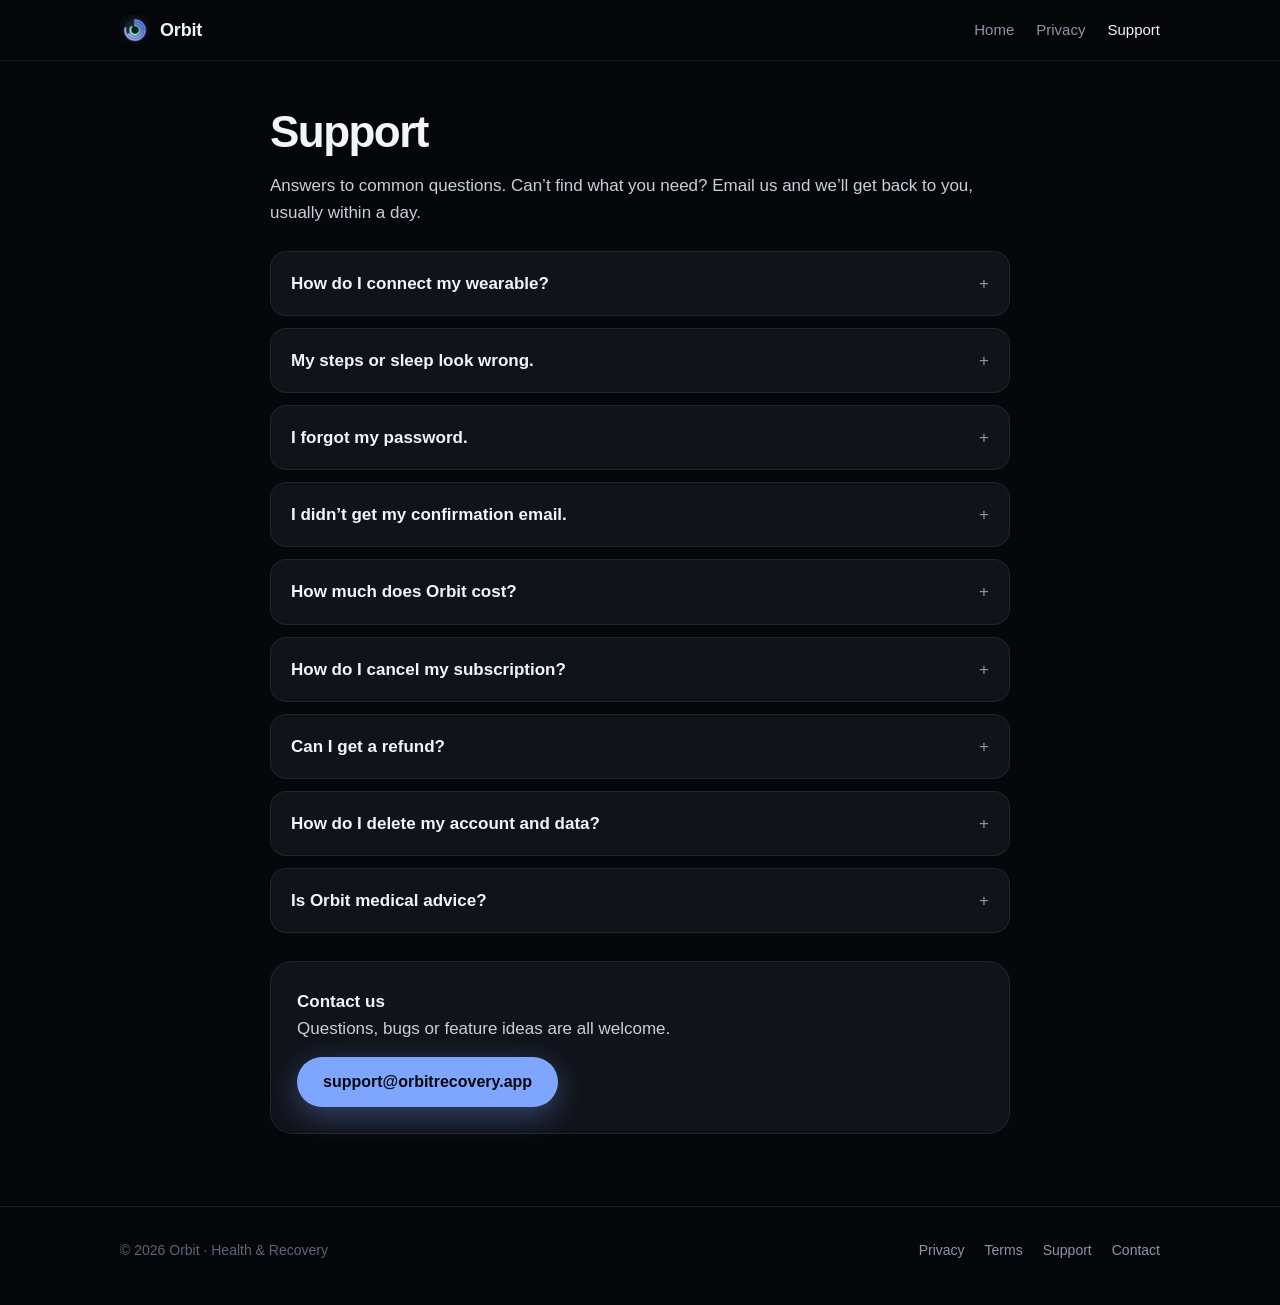
<file: support/index.html>
<!doctype html>
<html lang="en">
<head>
<meta charset="utf-8">
<meta name="viewport" content="width=device-width, initial-scale=1, viewport-fit=cover">
<title>Support · Orbit</title>
<meta name="description" content="Help with Orbit: connecting devices, your account and your data.">
<meta name="theme-color" content="#06070a">
<meta property="og:title" content="Support · Orbit">
<meta property="og:description" content="Help with Orbit: connecting devices, your account and your data.">
<meta property="og:image" content="https://orbitrecovery.app/icon.png">
<meta property="og:url" content="https://orbitrecovery.app/support/">
<link rel="icon" href="../favicon.png">
<link rel="apple-touch-icon" href="../apple-touch-icon.png">
<link rel="stylesheet" href="../styles.css">
</head>
<body>
<header class="site-header"><div class="wrap">
  <a class="brand" href="../"><img src="../icon.png" alt="">Orbit</a>
  <nav class="nav"><a href="../">Home</a><a href="../privacy/">Privacy</a><a href="../support/" aria-current="page">Support</a></nav>
</div></header>

<main class="doc">
  <h1>Support</h1>
  <p>Answers to common questions. Can’t find what you need? Email us and we’ll get back to you, usually within a day.</p>
  <div class="faq"><details><summary>How do I connect my wearable?</summary><p>Open Orbit, go to Profile › Connected devices and tap your device. WHOOP, Oura and Fitbit connect directly. For Garmin and other watches, turn on Apple Health sharing in that watch’s app and Orbit reads it from there.</p></details><details><summary>My steps or sleep look wrong.</summary><p>Orbit counts steps from one source per day so nothing is counted twice. If you have several devices, pick your main wearable in Profile › Connected devices. Also note Orbit’s day runs 4 AM to 4 AM, so late nights count toward the day before.</p></details><details><summary>I forgot my password.</summary><p>On the sign-in screen, enter your email and tap “Forgot password?”. Open the email on your iPhone and tap Reset password to choose a new one.</p></details><details><summary>I didn’t get my confirmation email.</summary><p>Check your spam folder for an email from noreply@orbitrecovery.app. Trying to sign in sends a fresh link if your email isn’t confirmed yet.</p></details><details><summary>How much does Orbit cost?</summary><p>Orbit is $9.99 a month or $69.99 a year in the app, or $59.99 a year on our website (from the app, tap “Continue on website” on the plans screen). Annual plans start with 2 weeks free (one free trial per person).</p></details><details><summary>How do I cancel my subscription?</summary><p>If you subscribed in the app: on your iPhone, open Settings › your name › Subscriptions › Orbit › Cancel Subscription. If you subscribed on our website: in Orbit, go to Profile › Subscription › Open billing page and tap Cancel. You keep access until the end of the period you’ve paid for. Cancel at least 24 hours before a free trial ends to avoid being charged.</p></details><details><summary>Can I get a refund?</summary><p>App Store purchases are refunded by Apple: request one at reportaproblem.apple.com. For website purchases, email us within 7 days of a charge you didn’t mean to make and we’ll refund it.</p></details><details><summary>How do I delete my account and data?</summary><p>In Orbit, go to Profile › Delete account. This permanently deletes your account and everything stored with it. Data in Apple Health isn’t affected.</p></details><details><summary>Is Orbit medical advice?</summary><p>No. Orbit gives general wellness suggestions. Talk to a healthcare professional before big changes to your diet or exercise.</p></details></div>
  <div class="contact-card">
    <p><strong>Contact us</strong><br>Questions, bugs or feature ideas are all welcome.</p>
    <a class="btn btn-primary" href="mailto:support@orbitrecovery.app">support@orbitrecovery.app</a>
  </div>
</main>
<footer><div class="wrap">
  <span>© 2026 Orbit · Health &amp; Recovery</span>
  <nav><a href="../privacy/">Privacy</a><a href="../terms/">Terms</a><a href="../support/">Support</a><a href="mailto:support@orbitrecovery.app">Contact</a></nav>
</div></footer>
</body>
</html>
</file>
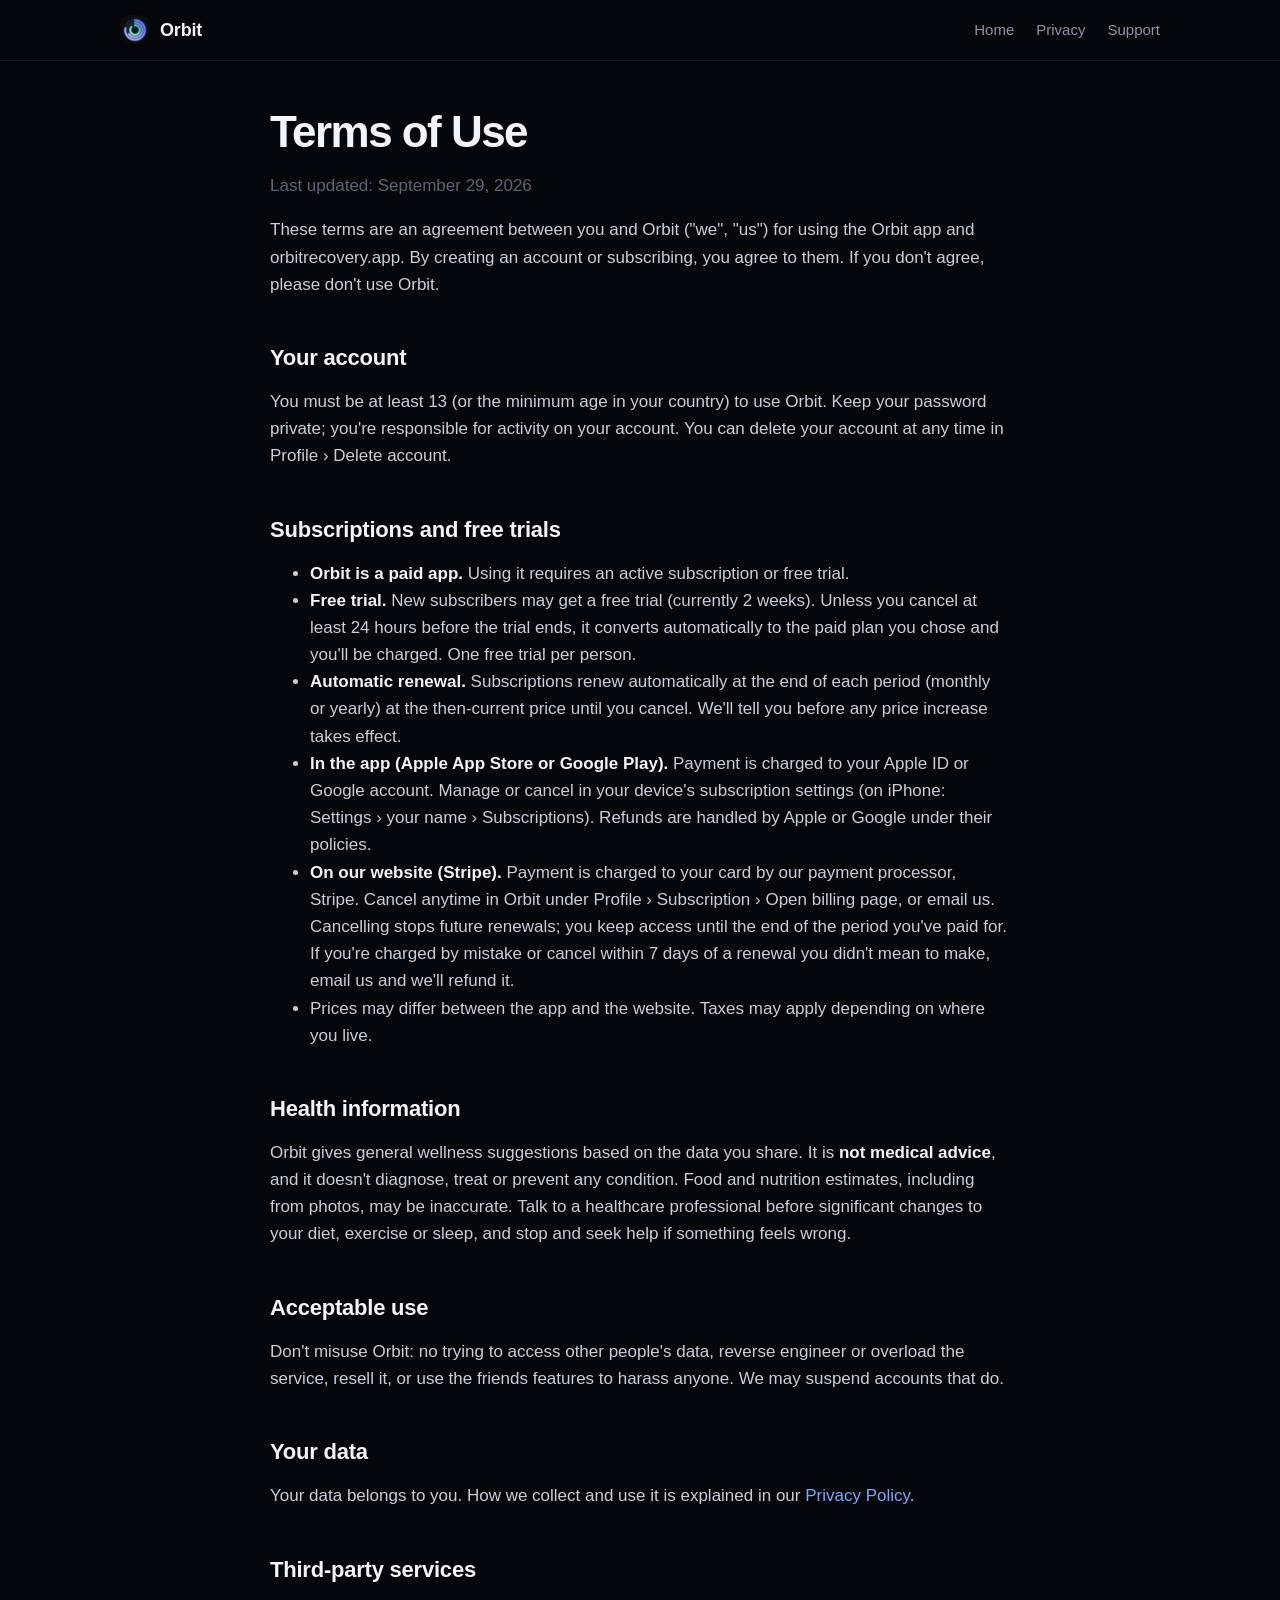
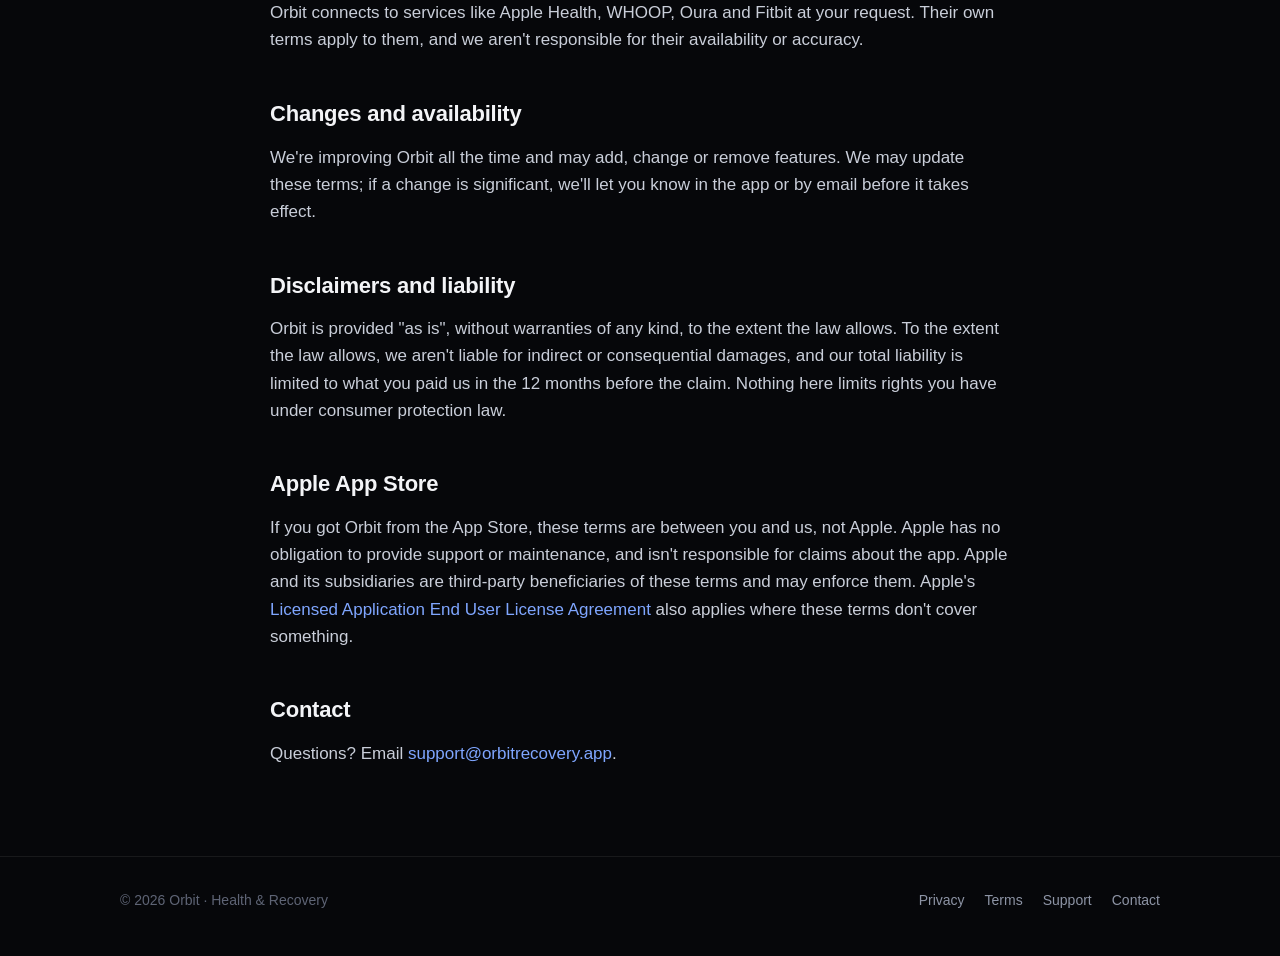
<file: terms/index.html>
<!doctype html>
<html lang="en">
<head>
<meta charset="utf-8">
<meta name="viewport" content="width=device-width, initial-scale=1, viewport-fit=cover">
<title>Terms of Use · Orbit</title>
<meta name="description" content="The terms for using Orbit, including subscriptions and free trials.">
<meta name="theme-color" content="#06070a">
<meta property="og:title" content="Terms of Use · Orbit">
<meta property="og:description" content="The terms for using Orbit, including subscriptions and free trials.">
<meta property="og:image" content="https://orbitrecovery.app/icon.png">
<meta property="og:url" content="https://orbitrecovery.app/terms/">
<link rel="icon" href="../favicon.png">
<link rel="apple-touch-icon" href="../apple-touch-icon.png">
<link rel="stylesheet" href="../styles.css">
</head>
<body>
<header class="site-header"><div class="wrap">
  <a class="brand" href="../"><img src="../icon.png" alt="">Orbit</a>
  <nav class="nav"><a href="../">Home</a><a href="../privacy/">Privacy</a><a href="../support/">Support</a></nav>
</div></header>
<main class="doc"><h1>Terms of Use</h1>
<p><em>Last updated: September 29, 2026</em></p>
<p>These terms are an agreement between you and Orbit (&quot;we&quot;, &quot;us&quot;) for using the Orbit app and
orbitrecovery.app. By creating an account or subscribing, you agree to them. If you don&#39;t agree, please don&#39;t use Orbit.</p>

<h2>Your account</h2>
<p>You must be at least 13 (or the minimum age in your country) to use Orbit. Keep your password private; you&#39;re
responsible for activity on your account. You can delete your account at any time in Profile › Delete account.</p>

<h2>Subscriptions and free trials</h2>
<ul>
<li><strong>Orbit is a paid app.</strong> Using it requires an active subscription or free trial.</li>
<li><strong>Free trial.</strong> New subscribers may get a free trial (currently 2 weeks). Unless you cancel at least
24 hours before the trial ends, it converts automatically to the paid plan you chose and you&#39;ll be charged. One free
trial per person.</li>
<li><strong>Automatic renewal.</strong> Subscriptions renew automatically at the end of each period (monthly or yearly)
at the then-current price until you cancel. We&#39;ll tell you before any price increase takes effect.</li>
<li><strong>In the app (Apple App Store or Google Play).</strong> Payment is charged to your Apple ID or Google account.
Manage or cancel in your device&#39;s subscription settings (on iPhone: Settings › your name › Subscriptions). Refunds are
handled by Apple or Google under their policies.</li>
<li><strong>On our website (Stripe).</strong> Payment is charged to your card by our payment processor, Stripe. Cancel anytime
in Orbit under Profile › Subscription › Open billing page, or email us. Cancelling stops future renewals; you keep access
until the end of the period you&#39;ve paid for. If you&#39;re charged by mistake or cancel within 7 days of a renewal
you didn&#39;t mean to make, email us and we&#39;ll refund it.</li>
<li>Prices may differ between the app and the website. Taxes may apply depending on where you live.</li>
</ul>

<h2>Health information</h2>
<p>Orbit gives general wellness suggestions based on the data you share. It is <strong>not medical advice</strong>, and it
doesn&#39;t diagnose, treat or prevent any condition. Food and nutrition estimates, including from photos, may be
inaccurate. Talk to a healthcare professional before significant changes to your diet, exercise or sleep, and
stop and seek help if something feels wrong.</p>

<h2>Acceptable use</h2>
<p>Don&#39;t misuse Orbit: no trying to access other people&#39;s data, reverse engineer or overload the service, resell it,
or use the friends features to harass anyone. We may suspend accounts that do.</p>

<h2>Your data</h2>
<p>Your data belongs to you. How we collect and use it is explained in our <a href="../privacy/">Privacy Policy</a>.</p>

<h2>Third-party services</h2>
<p>Orbit connects to services like Apple Health, WHOOP, Oura and Fitbit at your request. Their own terms apply to them,
and we aren&#39;t responsible for their availability or accuracy.</p>

<h2>Changes and availability</h2>
<p>We&#39;re improving Orbit all the time and may add, change or remove features. We may update these terms; if a
change is significant, we&#39;ll let you know in the app or by email before it takes effect.</p>

<h2>Disclaimers and liability</h2>
<p>Orbit is provided &quot;as is&quot;, without warranties of any kind, to the extent the law allows. To the extent the law allows,
we aren&#39;t liable for indirect or consequential damages, and our total liability is limited to what you paid us in the
12 months before the claim. Nothing here limits rights you have under consumer protection law.</p>

<h2>Apple App Store</h2>
<p>If you got Orbit from the App Store, these terms are between you and us, not Apple. Apple has no obligation to provide
support or maintenance, and isn&#39;t responsible for claims about the app. Apple and its subsidiaries are third-party
beneficiaries of these terms and may enforce them. Apple&#39;s <a href="https://www.apple.com/legal/internet-services/itunes/dev/stdeula/">Licensed
Application End User License Agreement</a> also applies where these terms don&#39;t cover something.</p>

<h2>Contact</h2>
<p>Questions? Email <a href="mailto:support@orbitrecovery.app">support@orbitrecovery.app</a>.</p>
</main>
<footer><div class="wrap">
  <span>© 2026 Orbit · Health &amp; Recovery</span>
  <nav><a href="../privacy/">Privacy</a><a href="../terms/">Terms</a><a href="../support/">Support</a><a href="mailto:support@orbitrecovery.app">Contact</a></nav>
</div></footer>
</body>
</html>
</file>
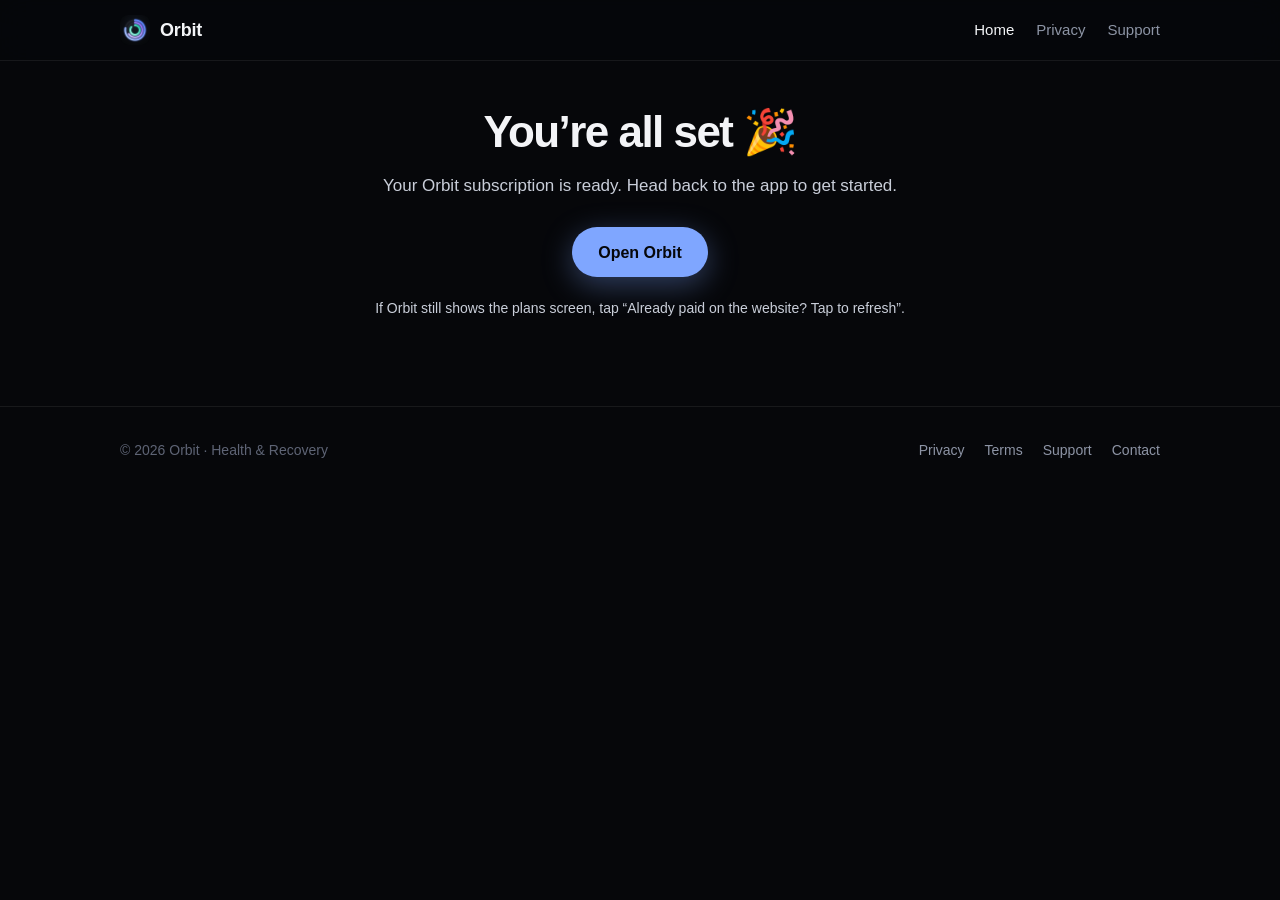
<file: welcome/index.html>
<!doctype html>
<html lang="en">
<head>
<meta charset="utf-8">
<meta name="viewport" content="width=device-width, initial-scale=1, viewport-fit=cover">
<title>Welcome to Orbit</title>
<meta name="description" content="Your Orbit subscription is ready.">
<meta name="theme-color" content="#06070a">
<meta property="og:title" content="Welcome to Orbit">
<meta property="og:description" content="Your Orbit subscription is ready.">
<meta property="og:image" content="https://orbitrecovery.app/icon.png">
<meta property="og:url" content="https://orbitrecovery.app/welcome/">
<link rel="icon" href="../favicon.png">
<link rel="apple-touch-icon" href="../apple-touch-icon.png">
<link rel="stylesheet" href="../styles.css">
</head>
<body>
<header class="site-header"><div class="wrap">
  <a class="brand" href="../"><img src="../icon.png" alt="">Orbit</a>
  <nav class="nav"><a href="../" aria-current="page">Home</a><a href="../privacy/">Privacy</a><a href="../support/">Support</a></nav>
</div></header>

<main class="doc" style="text-align:center">
  <h1 id="title" style="text-align:center">You’re all set 🎉</h1>
  <p id="text">Your Orbit subscription is ready. Head back to the app to get started.</p>
  <div class="cta" style="margin-top:28px;justify-content:center">
    <a class="btn btn-primary" href="healthapp://">Open Orbit</a>
  </div>
  <p class="note" style="margin-top:20px">If Orbit still shows the plans screen, tap “Already paid on the website? Tap to refresh”.</p>
</main>
<script>
  const q = new URLSearchParams(location.search);
  if (q.has('canceled')) {
    document.getElementById('title').textContent = 'No charge made';
    document.getElementById('text').textContent = 'Checkout was cancelled. You can go back to Orbit and choose a plan whenever you’re ready.';
  } else if (q.has('manage')) {
    document.getElementById('title').textContent = 'Billing updated';
    document.getElementById('text').textContent = 'Your changes are saved. Head back to Orbit.';
  }
</script>
<footer><div class="wrap">
  <span>© 2026 Orbit · Health &amp; Recovery</span>
  <nav><a href="../privacy/" aria-current="page">Privacy</a><a href="../terms/" aria-current="page">Terms</a><a href="../support/" aria-current="page">Support</a><a href="mailto:support@orbitrecovery.app">Contact</a></nav>
</div></footer>
</body>
</html>
</file>
<file: styles.css>
:root {
  color-scheme: dark;
  --bg: #06070a;
  --card: #10131a;
  --card-line: rgba(255, 255, 255, 0.07);
  --text: #f3f4f7;
  --muted: #8d94a5;
  --faint: #5e6475;
  --blue: #7fa6ff;
  --purple: #ae95ff;
  --teal: #45e0c2;
  --orange: #ff9f5a;
  --pink: #ff86a2;
  --gold: #ffc857;
  --radius: 22px;
  --max: 1080px;
}

* { box-sizing: border-box; }
html { -webkit-text-size-adjust: 100%; }
body {
  margin: 0;
  background: var(--bg);
  color: var(--text);
  font: 17px/1.6 -apple-system, BlinkMacSystemFont, "SF Pro Text", "Segoe UI", Roboto, Helvetica, Arial, sans-serif;
  -webkit-font-smoothing: antialiased;
  overflow-x: hidden;
}
a { color: var(--blue); text-decoration: none; }
a:hover { text-decoration: underline; }
img { max-width: 100%; display: block; }

.wrap { width: 100%; max-width: var(--max); margin: 0 auto; padding: 0 20px; }

/* Header */
.site-header { position: sticky; top: 0; z-index: 10; backdrop-filter: saturate(160%) blur(16px); -webkit-backdrop-filter: saturate(160%) blur(16px); background: rgba(6, 7, 10, 0.72); border-bottom: 1px solid var(--card-line); }
.site-header .wrap { display: flex; align-items: center; justify-content: space-between; height: 60px; }
.brand { display: flex; align-items: center; gap: 10px; color: var(--text); font-weight: 700; font-size: 18px; letter-spacing: -0.01em; }
.brand:hover { text-decoration: none; }
.brand img { width: 30px; height: 30px; border-radius: 8px; }
.nav { display: flex; gap: 22px; font-size: 15px; }
.nav a { color: var(--muted); }
.nav a:hover, .nav a[aria-current="page"] { color: var(--text); text-decoration: none; }

/* Hero */
.hero { position: relative; padding: 56px 0 24px; }
.hero::before {
  content: ""; position: absolute; inset: -120px 0 auto; height: 620px; pointer-events: none;
  background: radial-gradient(closest-side at 50% 45%, rgba(127, 166, 255, 0.18), transparent 70%),
              radial-gradient(closest-side at 35% 60%, rgba(174, 149, 255, 0.12), transparent 70%),
              radial-gradient(closest-side at 65% 60%, rgba(69, 224, 194, 0.10), transparent 70%);
}
.eyebrow { display: inline-block; font-size: 13px; font-weight: 600; letter-spacing: .08em; text-transform: uppercase; color: var(--blue); margin-bottom: 14px; }
h1 { position: relative; margin: 0; max-width: 760px; font-size: clamp(38px, 7vw, 64px); line-height: 1.05; letter-spacing: -0.035em; font-weight: 800; }
.grad { background: linear-gradient(100deg, #b9ceff 0%, #ae95ff 45%, #45e0c2 100%); -webkit-background-clip: text; background-clip: text; color: transparent; }
.lede { position: relative; margin: 20px 0 0; max-width: 580px; font-size: clamp(17px, 2.4vw, 20px); color: var(--muted); }
.cta { position: relative; display: flex; flex-wrap: wrap; justify-content: flex-start; gap: 12px; margin-top: 32px; }
.btn { display: inline-flex; align-items: center; justify-content: center; gap: 8px; min-height: 50px; padding: 0 26px; border-radius: 999px; font-weight: 700; font-size: 16px; }
.btn:hover { text-decoration: none; filter: brightness(1.08); }
.btn-primary { background: var(--blue); color: #06070a; box-shadow: 0 8px 30px rgba(127, 166, 255, 0.35); }
.btn-ghost { border: 1px solid var(--card-line); color: var(--text); background: rgba(255, 255, 255, 0.03); }
.note { position: relative; margin-top: 14px; font-size: 14px; color: var(--faint); }

/* Sections */
section { padding: 56px 0; }
.section-head { text-align: center; max-width: 640px; margin: 0 auto 36px; }
h2 { margin: 0; font-size: clamp(28px, 4.4vw, 40px); line-height: 1.12; letter-spacing: -0.025em; font-weight: 800; }
.section-head p { margin: 14px 0 0; color: var(--muted); }

.grid { display: grid; grid-template-columns: repeat(3, 1fr); gap: 16px; }
.card { background: var(--card); border: 1px solid var(--card-line); border-radius: var(--radius); padding: 26px; }
.card h3 { margin: 16px 0 6px; font-size: 19px; letter-spacing: -0.01em; }
.card p { margin: 0; color: var(--muted); font-size: 16px; }
.dot { width: 44px; height: 44px; border-radius: 50%; border: 5px solid currentColor; box-shadow: 0 0 22px -2px currentColor; opacity: .95; }

.devices { display: flex; flex-wrap: wrap; justify-content: center; gap: 10px; }
.chip { padding: 10px 18px; border-radius: 999px; background: var(--card); border: 1px solid var(--card-line); color: var(--text); font-weight: 600; font-size: 15px; }
.chip small { color: var(--faint); font-weight: 500; margin-left: 6px; }

.privacy-band .card { display: grid; grid-template-columns: 1fr 1fr; gap: 28px; align-items: center; padding: 36px; }
.checks { list-style: none; margin: 0; padding: 0; display: grid; gap: 12px; }
.checks li { position: relative; padding-left: 30px; color: var(--muted); }
.checks li::before { content: ""; position: absolute; left: 0; top: 6px; width: 16px; height: 16px; border-radius: 50%; background: var(--teal); box-shadow: 0 0 12px rgba(69, 224, 194, .6); }
.checks strong { color: var(--text); font-weight: 600; }

/* Document pages */
.doc { max-width: 780px; margin: 0 auto; padding: 48px 20px 72px; }
.doc h1 { font-size: clamp(32px, 6vw, 44px); text-align: left; margin: 0 0 6px; }
.doc h2 { font-size: 22px; margin: 2.2em 0 .5em; letter-spacing: -0.01em; }
.doc p, .doc li { color: #c9ced9; }
.doc strong { color: var(--text); }
.doc em { color: var(--faint); font-style: normal; }
.doc .table { overflow-x: auto; margin: 1em 0; border: 1px solid var(--card-line); border-radius: 16px; }
.doc table { border-collapse: collapse; width: 100%; font-size: 15px; }
.doc th, .doc td { text-align: left; vertical-align: top; padding: 12px 14px; border-bottom: 1px solid var(--card-line); }
.doc tr:last-child td { border-bottom: 0; }
.doc th { color: var(--muted); font-weight: 600; background: rgba(255,255,255,.02); }
.faq { display: grid; gap: 12px; margin-top: 24px; }
.faq details { background: var(--card); border: 1px solid var(--card-line); border-radius: 16px; padding: 18px 20px; }
.faq summary { cursor: pointer; font-weight: 600; color: var(--text); list-style: none; }
.faq summary::-webkit-details-marker { display: none; }
.faq summary::after { content: "+"; float: right; color: var(--muted); font-weight: 400; }
.faq details[open] summary::after { content: "–"; }
.faq details p { margin: 10px 0 0; }
.contact-card { margin-top: 28px; background: var(--card); border: 1px solid var(--card-line); border-radius: var(--radius); padding: 26px; }
.contact-card p { margin: 0 0 14px; }

/* Footer */
footer { border-top: 1px solid var(--card-line); padding: 32px 0 44px; color: var(--faint); font-size: 14px; }
footer .wrap { display: flex; flex-wrap: wrap; justify-content: space-between; gap: 14px; }
footer nav { display: flex; gap: 20px; }
footer a { color: var(--muted); }

@media (max-width: 860px) {
  .grid { grid-template-columns: 1fr 1fr; }
  .privacy-band .card { grid-template-columns: 1fr; padding: 26px; }
}
@media (max-width: 560px) {
  .grid { grid-template-columns: 1fr; }
  .nav { gap: 16px; font-size: 14px; }
  .hero { padding-top: 48px; }
  section { padding: 40px 0; }
  .btn { width: 100%; }
}

/* Pricing */
.plans { display: grid; grid-template-columns: repeat(3, 1fr); gap: 16px; align-items: stretch; }
.plan { position: relative; display: flex; flex-direction: column; gap: 6px; background: var(--card); border: 1px solid var(--card-line); border-radius: var(--radius); padding: 28px 26px; }
.plan.best { border-color: rgba(69, 224, 194, .55); box-shadow: 0 0 40px -12px rgba(69, 224, 194, .45); }
.plan .tag { align-self: flex-start; font-size: 12px; font-weight: 700; letter-spacing: .06em; text-transform: uppercase; padding: 4px 10px; border-radius: 999px; background: rgba(127, 166, 255, .14); color: var(--blue); }
.plan.best .tag { background: rgba(69, 224, 194, .14); color: var(--teal); }
.plan h3 { margin: 10px 0 0; font-size: 19px; }
.plan .price { font-size: 40px; font-weight: 800; letter-spacing: -0.02em; line-height: 1.1; margin-top: 6px; }
.plan .price small { font-size: 16px; font-weight: 600; color: var(--muted); letter-spacing: 0; }
.plan .per { color: var(--muted); font-size: 15px; }
.plan ul { list-style: none; padding: 0; margin: 14px 0 0; display: grid; gap: 8px; }
.plan li { position: relative; padding-left: 24px; color: var(--muted); font-size: 15px; }
.plan li::before { content: "✓"; position: absolute; left: 0; color: var(--teal); font-weight: 800; }
.plans-note { text-align: center; margin: 22px auto 0; max-width: 640px; color: var(--faint); font-size: 14px; }
@media (max-width: 860px) { .plans { grid-template-columns: 1fr; max-width: 460px; margin: 0 auto; } }
@media (max-width: 480px) { .nav a[href="#features"] { display: none; } }

/* Hero: copy beside a hand holding the phone */
.hero-grid { display: grid; grid-template-columns: 1.1fr .9fr; align-items: center; gap: 24px; }
.hero-copy { position: relative; }

.holder { position: relative; width: min(380px, 88vw); aspect-ratio: 360 / 760; margin: 0 auto -40px; transform: rotate(-5deg); animation: float 7s ease-in-out infinite; }
.holder > svg { position: absolute; inset: 0; width: 100%; height: 100%; }
.hand-back { z-index: 0; -webkit-mask-image: linear-gradient(to bottom, #000 80%, transparent 97%); mask-image: linear-gradient(to bottom, #000 80%, transparent 97%); }
.hand-front { z-index: 2; pointer-events: none; filter: drop-shadow(-2px 3px 4px rgba(0,0,0,.35)); }
@keyframes float { 0%, 100% { transform: rotate(-5deg) translateY(0); } 50% { transform: rotate(-4deg) translateY(-10px); } }
@media (prefers-reduced-motion: reduce) { .holder { animation: none; } }

.phone {
  position: absolute; z-index: 1; left: 11.1%; top: 2.6%; width: 80.6%; height: 79%;
  border-radius: 13% / 6.2%; padding: 3.2%;
  background: linear-gradient(140deg, #3b3f4d, #121419 40%, #2a2d36);
  box-shadow: inset 0 0 0 1.5px rgba(255,255,255,.12), 0 0 70px rgba(127,166,255,.25), 0 40px 80px rgba(0,0,0,.55);
}
.screen {
  position: relative; height: 100%; overflow: hidden; border-radius: 11% / 5.3%;
  background: radial-gradient(120% 50% at 30% 0%, rgba(174,149,255,.22), transparent 60%), #08090d;
  padding: 0 7%; container-type: inline-size; line-height: 1.35; color: #f3f4f7; text-align: left;
}
.screen > * { font-size: 3.5cqw; }
.screen > .m-coach { font-size: 3.5cqw; }
.m-status { display: flex; align-items: center; justify-content: space-between; height: 3.6em; font-weight: 700; font-size: 1.15em; padding: 0 .4em; }
.m-island { width: 32%; height: 1.9em; border-radius: 1em; background: #000; }
.m-icons { display: flex; gap: .3em; }
.m-icons i { width: .45em; height: .9em; border-radius: .15em; background: #f3f4f7; }
.m-icons i:last-child { width: 1.8em; }
.m-date { color: #8d94a5; margin-top: .8em; }
.m-title { font-size: 1.7em; font-weight: 800; letter-spacing: -.02em; line-height: 1.15; margin: .1em 0 .7em; }
.m-card { background: #10131a; border: 1px solid rgba(255,255,255,.07); border-radius: 1.4em; padding: 1em 1.1em; margin-bottom: .8em; }
.m-label { display: block; font-size: .82em; font-weight: 700; letter-spacing: .08em; color: #8d94a5; margin-bottom: .35em; }
.m-rings { display: grid; grid-template-columns: repeat(4, 1fr); gap: .3em; padding: 1.1em .6em; }
.m-ring { position: relative; display: flex; flex-direction: column; align-items: center; }
.m-dial { position: relative; width: 100%; max-width: 5.8em; }
.m-dial svg { display: block; width: 100%; }
.m-val { position: absolute; inset: 0; display: flex; flex-direction: column; align-items: center; justify-content: center; line-height: 1.1; }
.m-val b { font-size: 1.05em; }
.m-val i { font-style: normal; font-size: .62em; font-weight: 700; }
.m-ring span { margin-top: .35em; color: #8d94a5; font-size: .9em; }
.m-insight p { margin: 0; font-size: 1.1em; }
.m-insight b { color: #ae95ff; }
.m-tiles { display: grid; grid-template-columns: 1fr 1fr; gap: .8em; }
.m-tiles .m-card { margin-bottom: .8em; }
.m-tiles b, .m-plan b { display: block; font-size: 1.1em; }
.m-sub { color: #8d94a5; }
.m-coach { position: absolute; right: 6%; bottom: 13%; width: 15%; border-radius: 50%; box-shadow: 0 0 1.6em rgba(97,130,255,.6); }
.m-tabs { position: absolute; left: 5%; right: 5%; bottom: 2.5%; display: flex; justify-content: space-around; padding: .7em .4em; border-radius: 2.4em; background: rgba(40,40,52,.85); backdrop-filter: blur(8px); font-size: .82em; color: #c9ced9; }
.m-tabs span { display: flex; flex-direction: column; align-items: center; gap: .3em; }
.m-tabs em { width: 1.6em; height: 1.6em; border-radius: .5em; background: rgba(255,255,255,.18); }
.m-tabs .on { color: #ae95ff; }
.m-tabs .on em { background: #ae95ff; }

.more { display: flex; flex-wrap: wrap; justify-content: center; align-items: center; gap: 10px; margin-top: 28px; }
.more > span:first-child { color: var(--faint); font-size: 14px; font-weight: 600; margin-right: 4px; }

@media (max-width: 860px) {
  .hero-grid { grid-template-columns: 1fr; text-align: center; }
  .hero-copy h1, .hero-copy .lede { margin-left: auto; margin-right: auto; }
  .hero-copy .cta { justify-content: center; }
  .holder { width: min(340px, 82vw); margin-top: 24px; }
}
</file>
